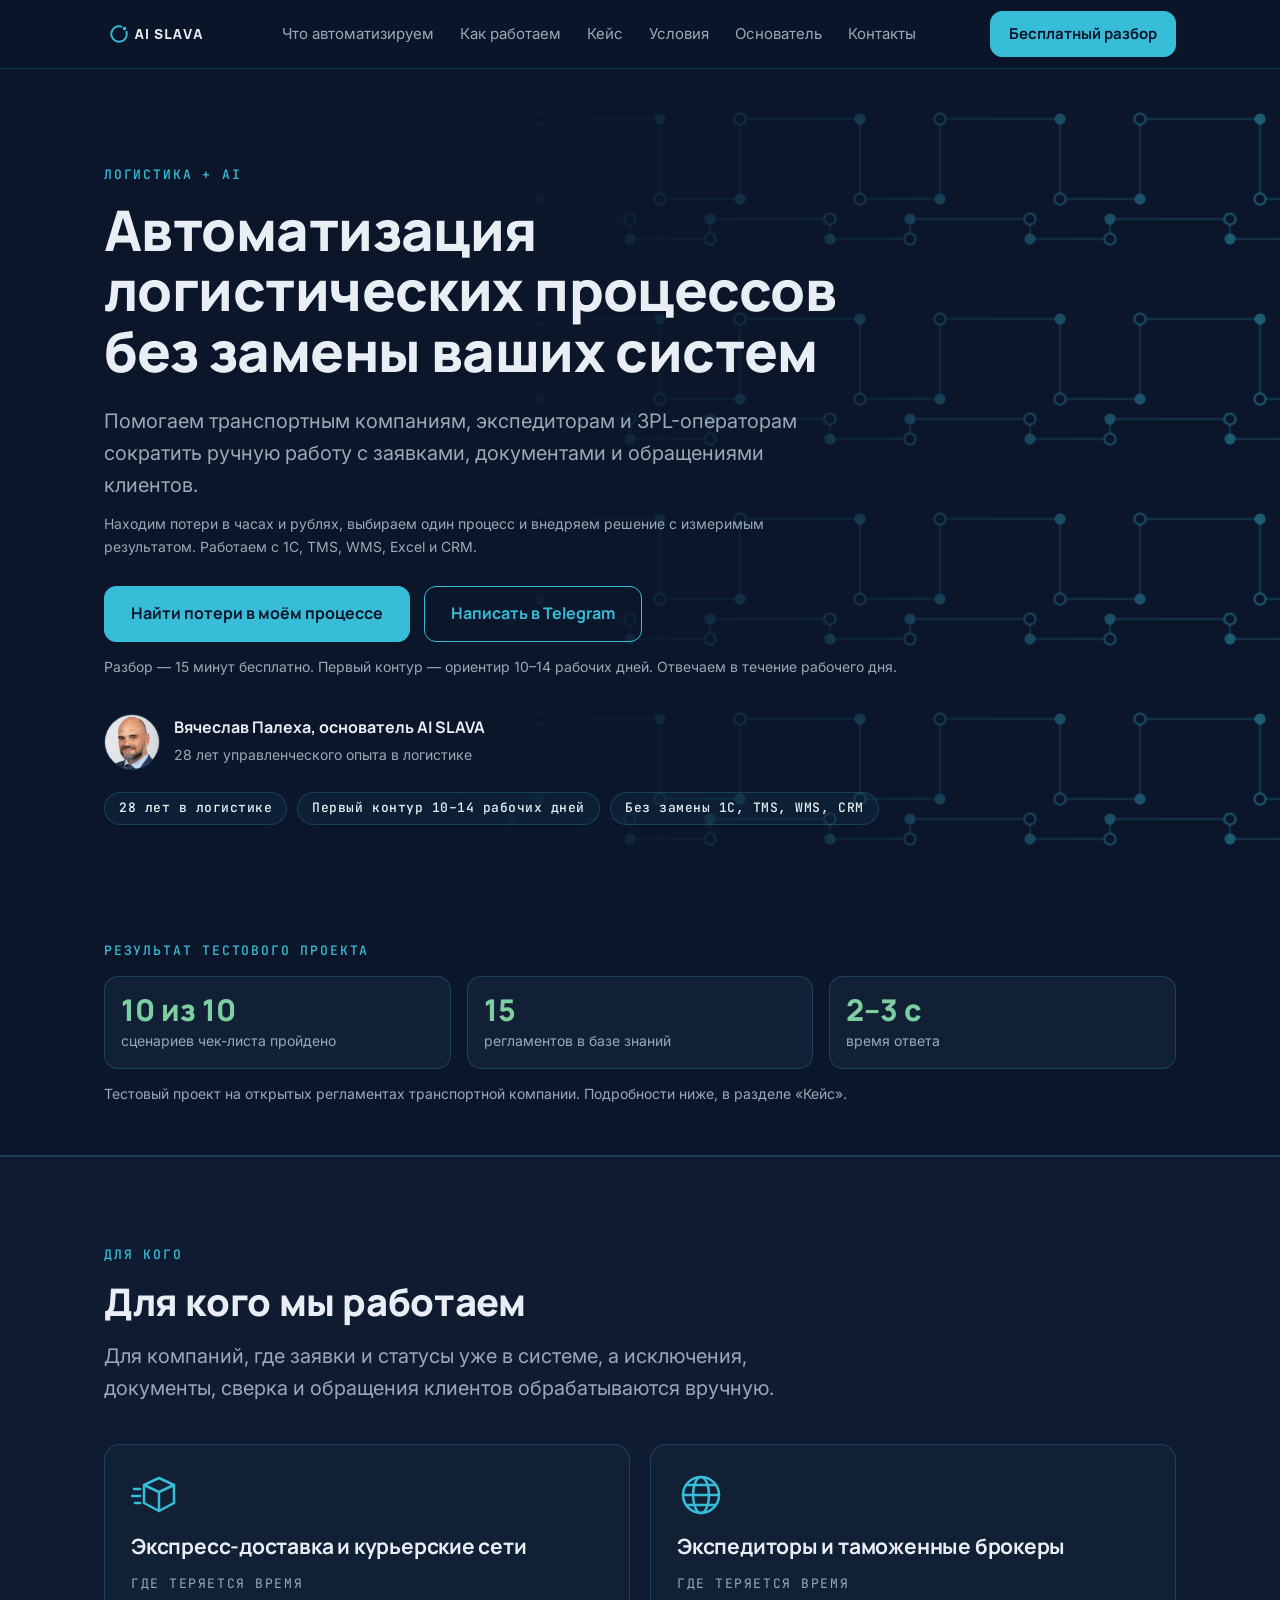
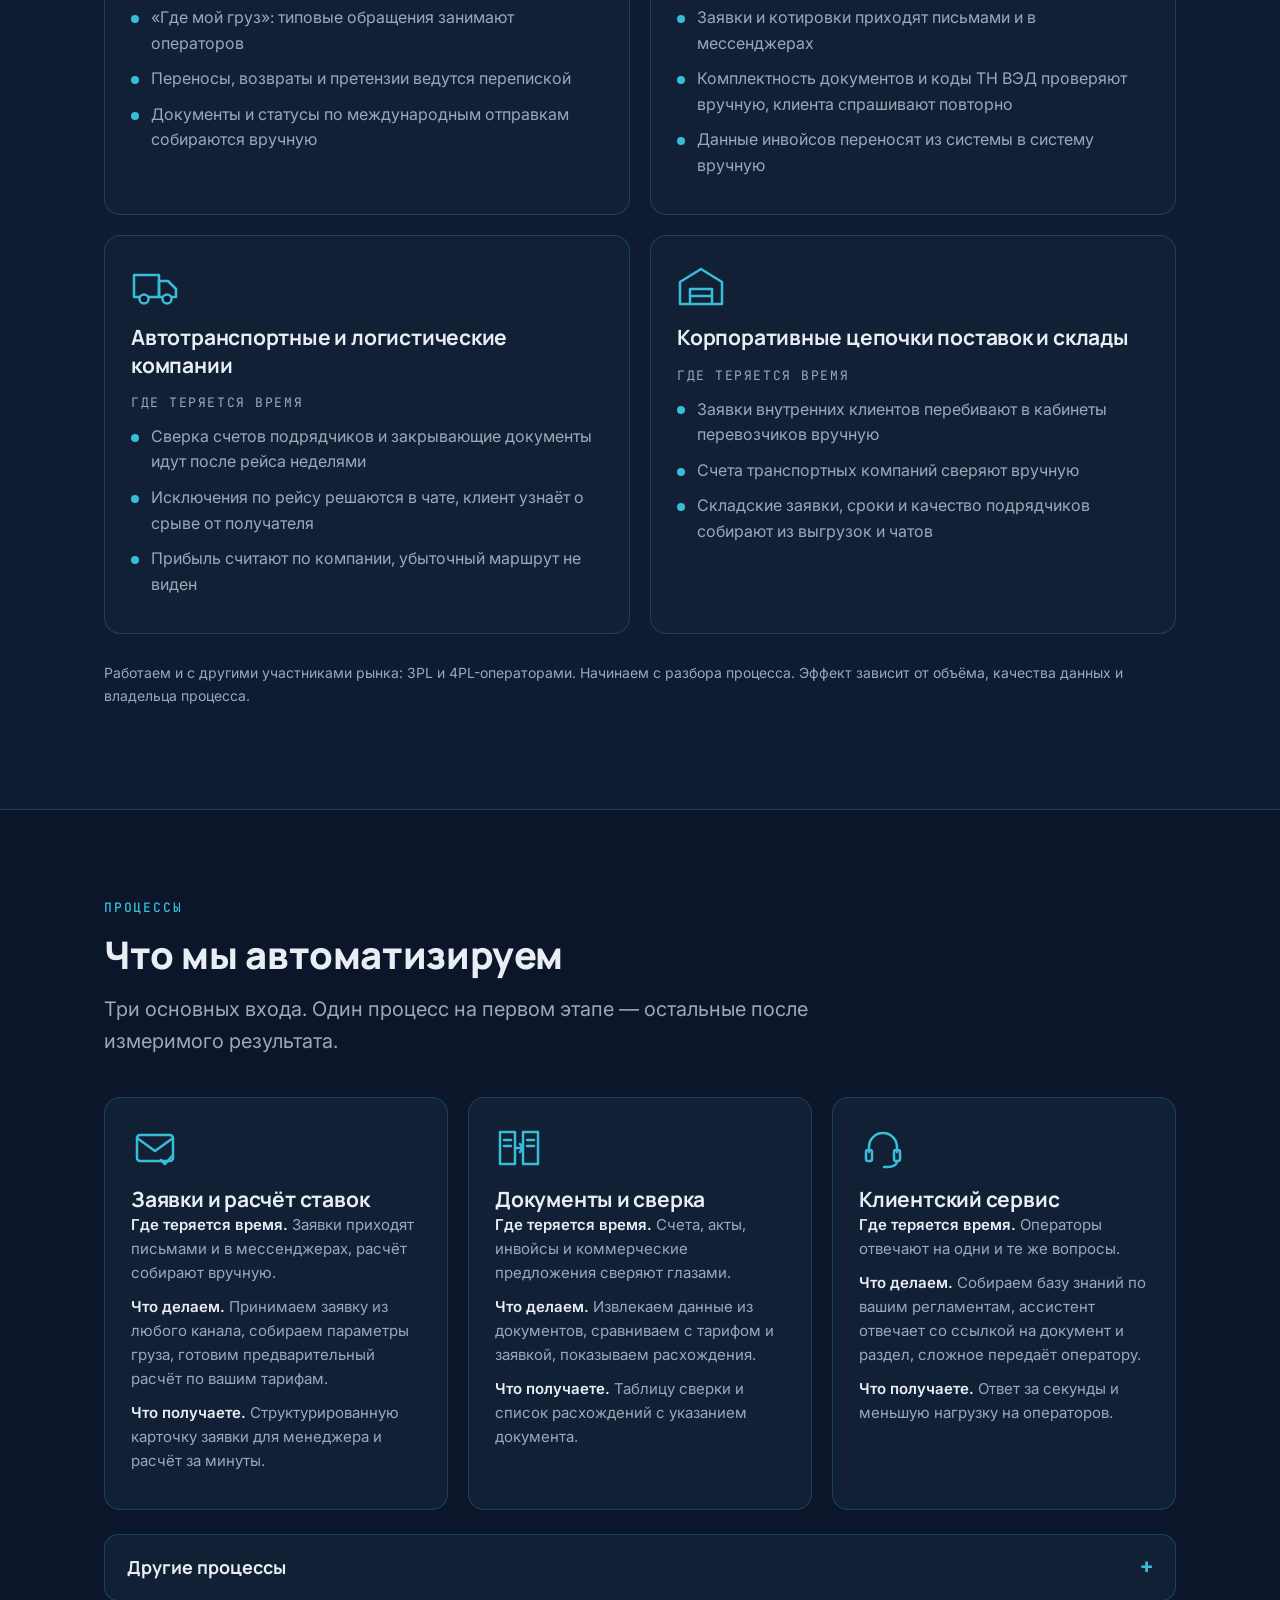
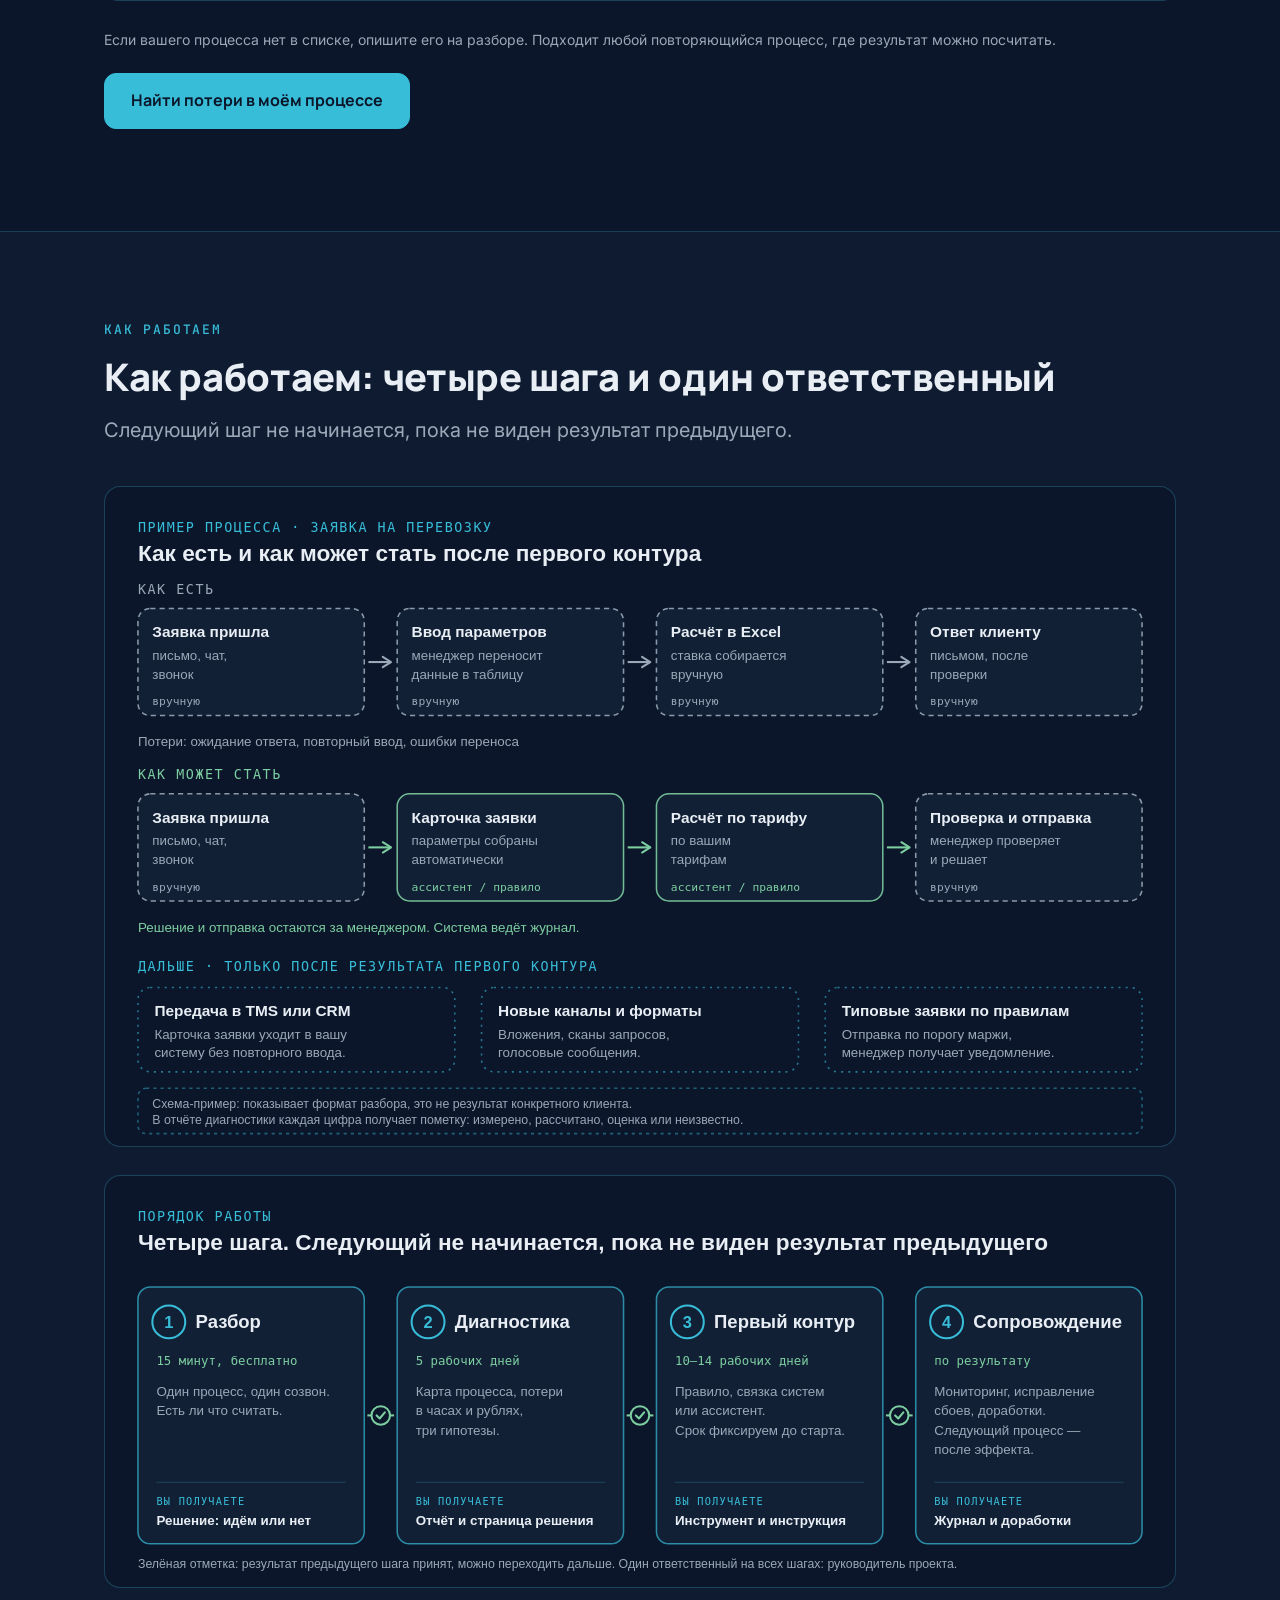
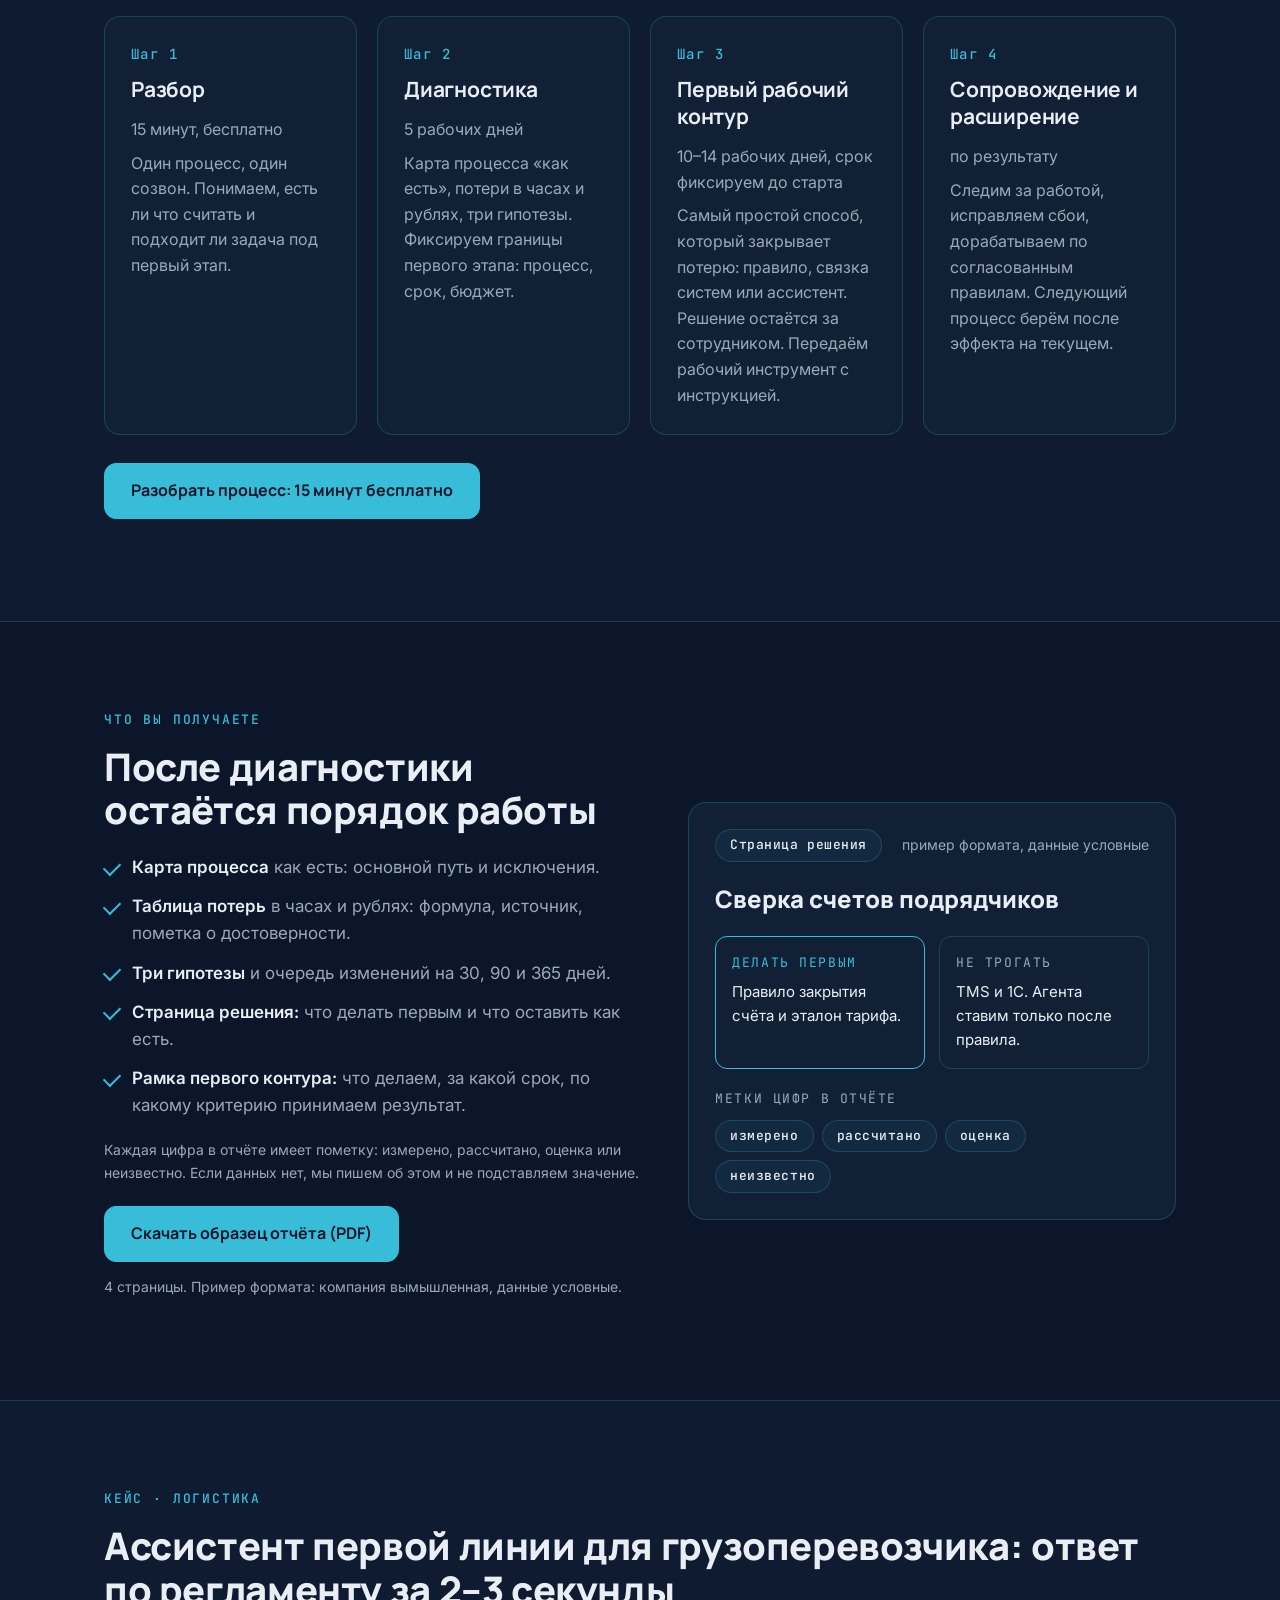
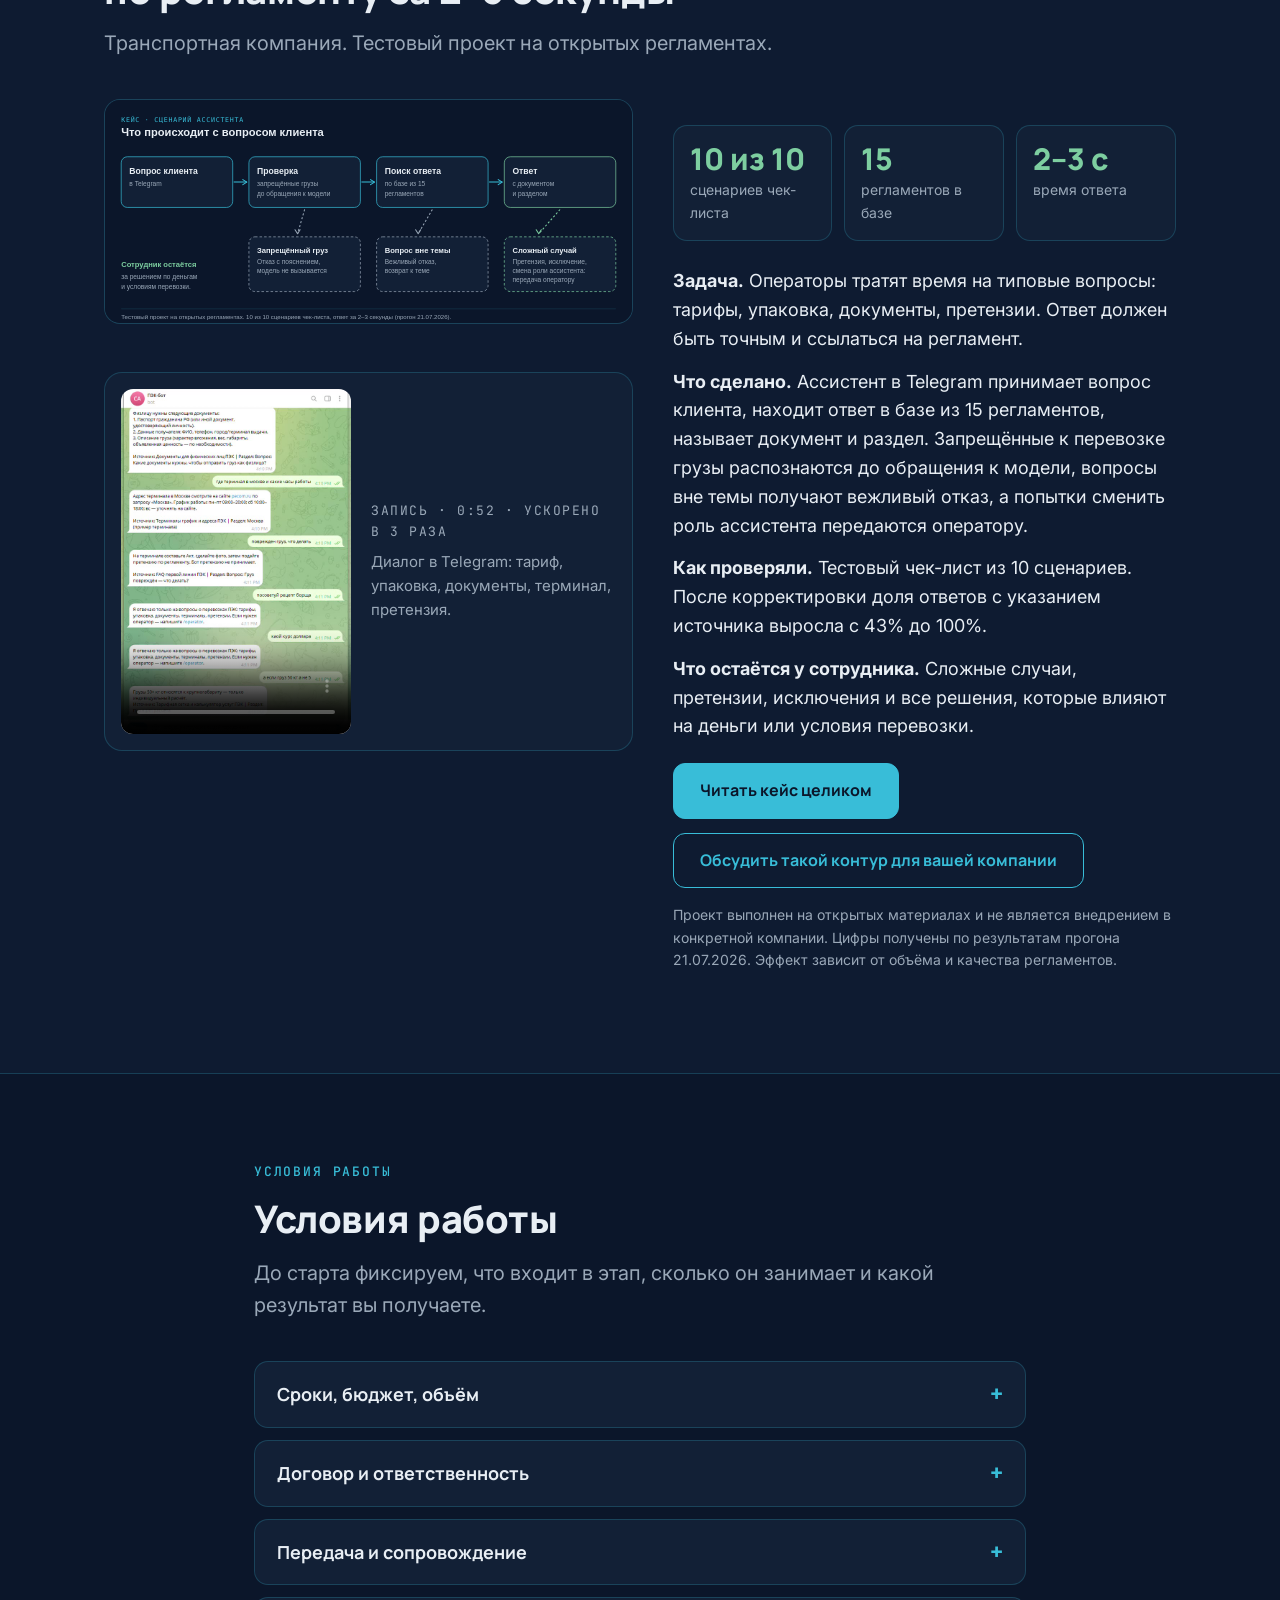
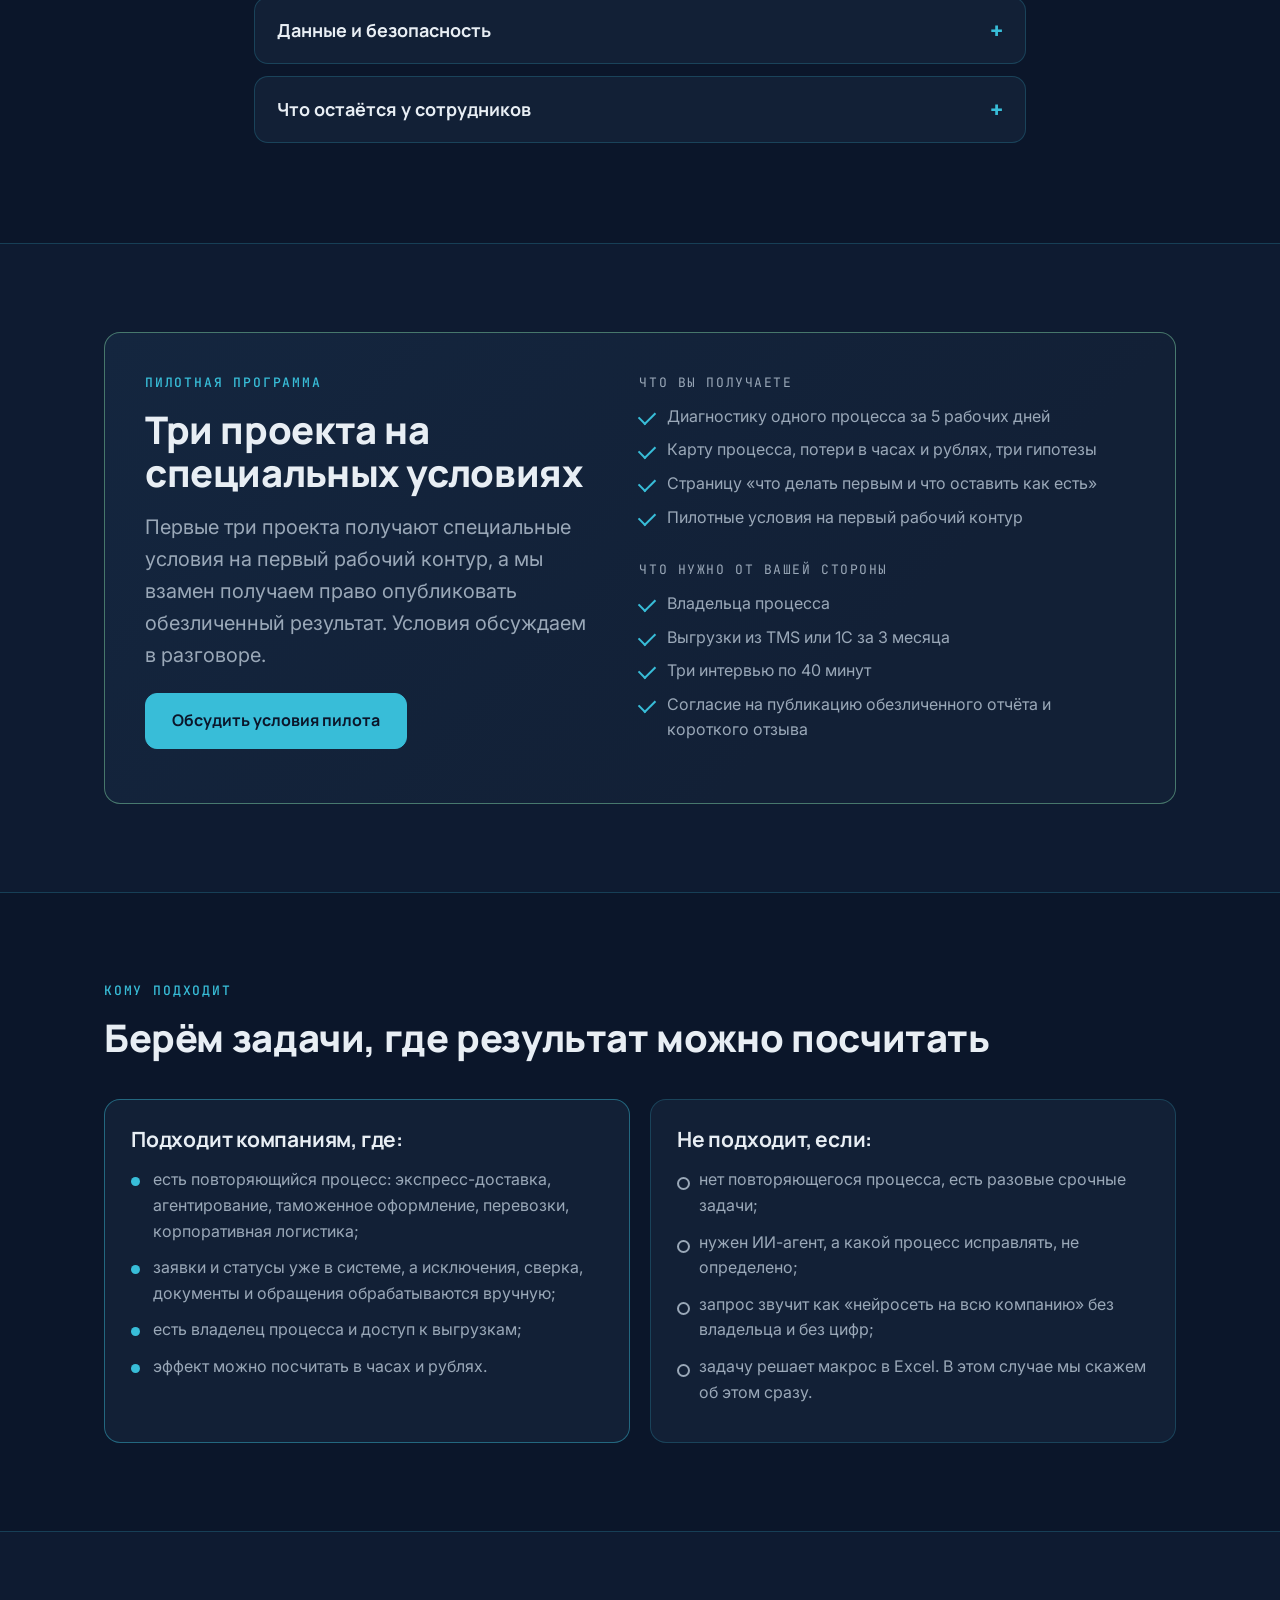
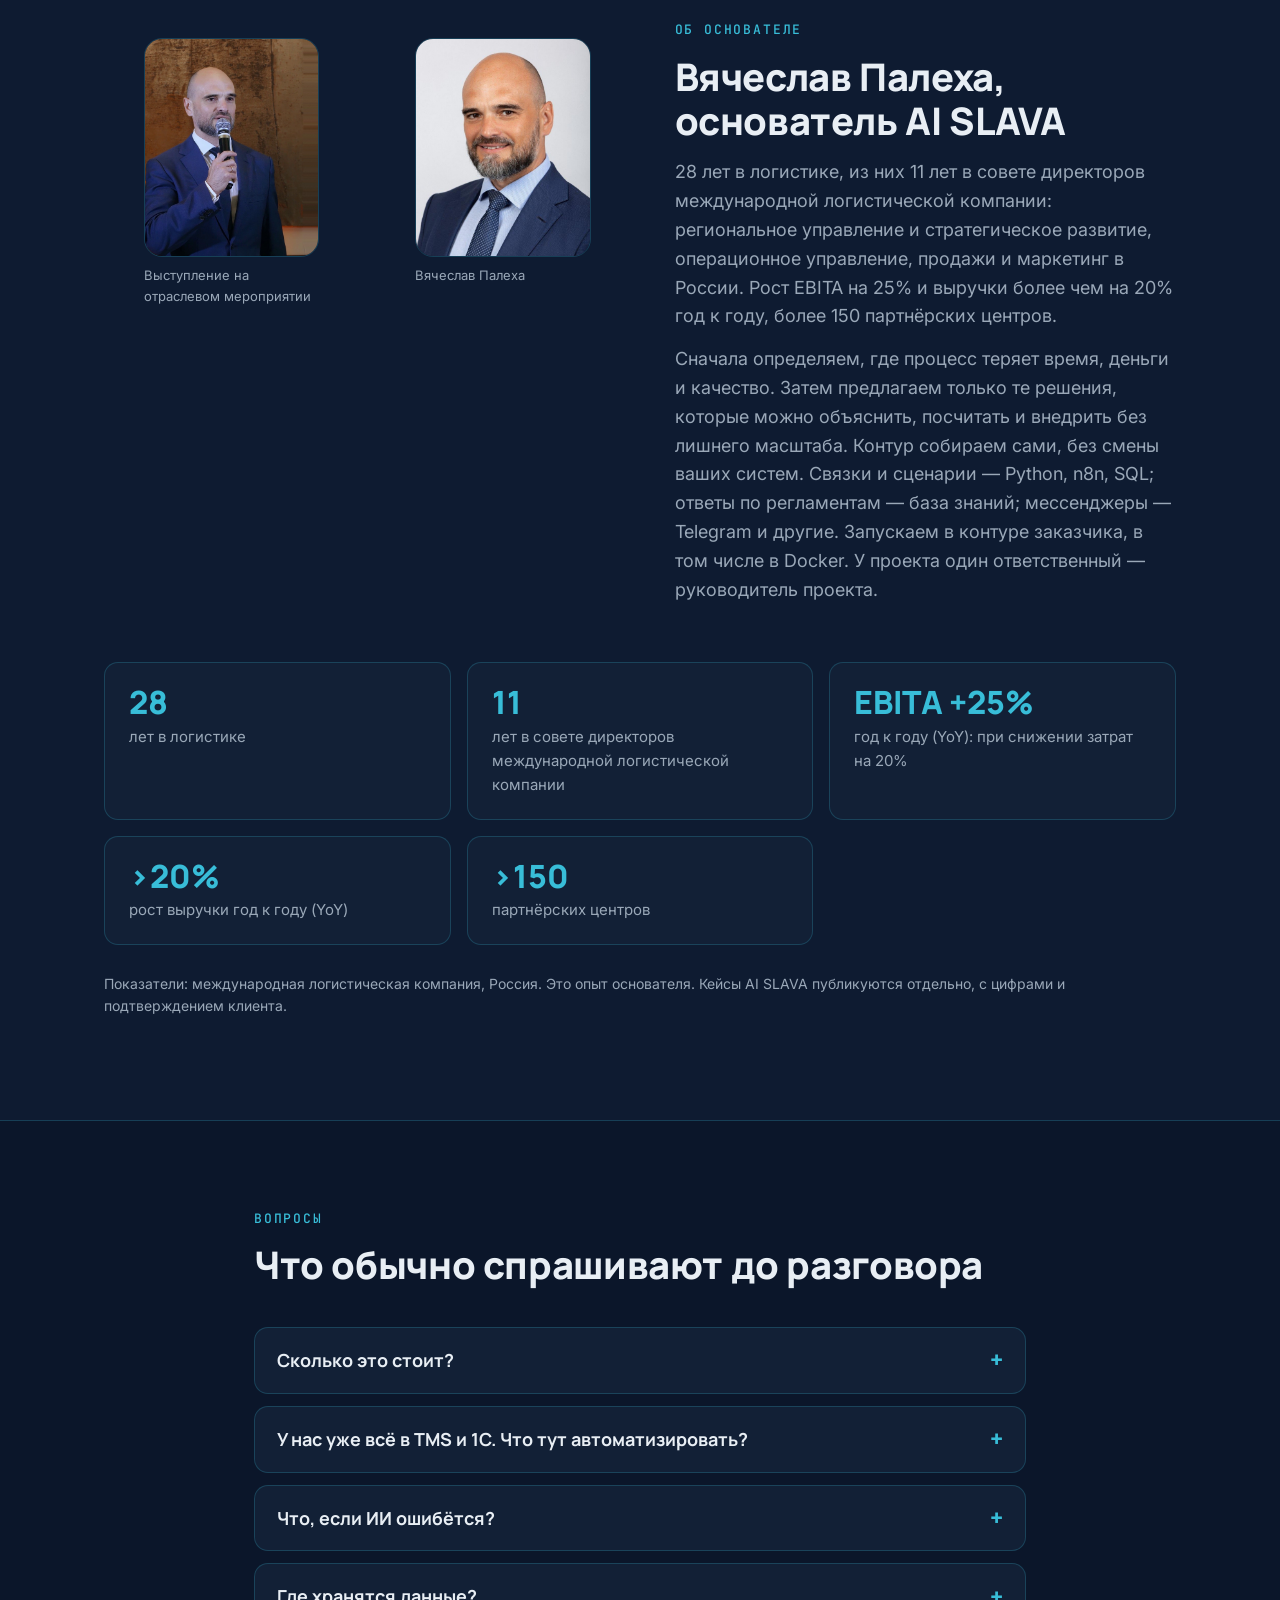
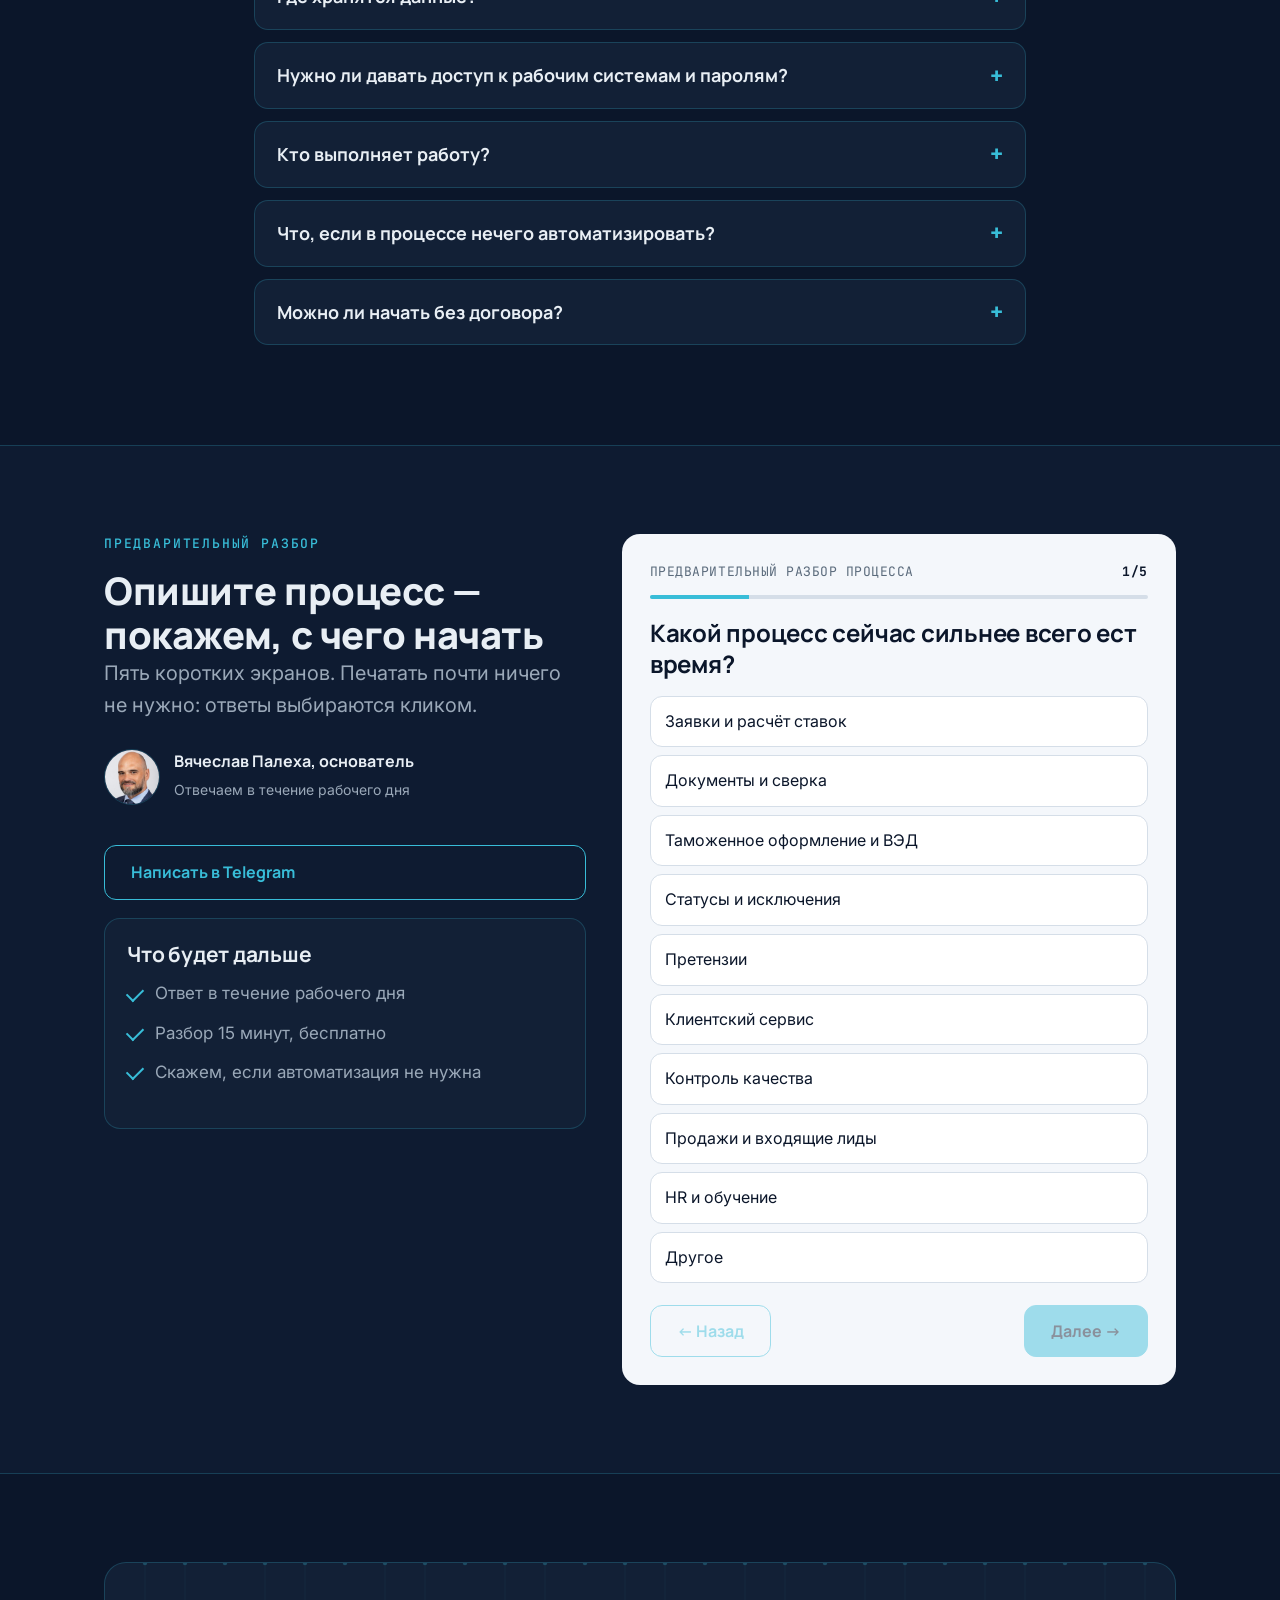
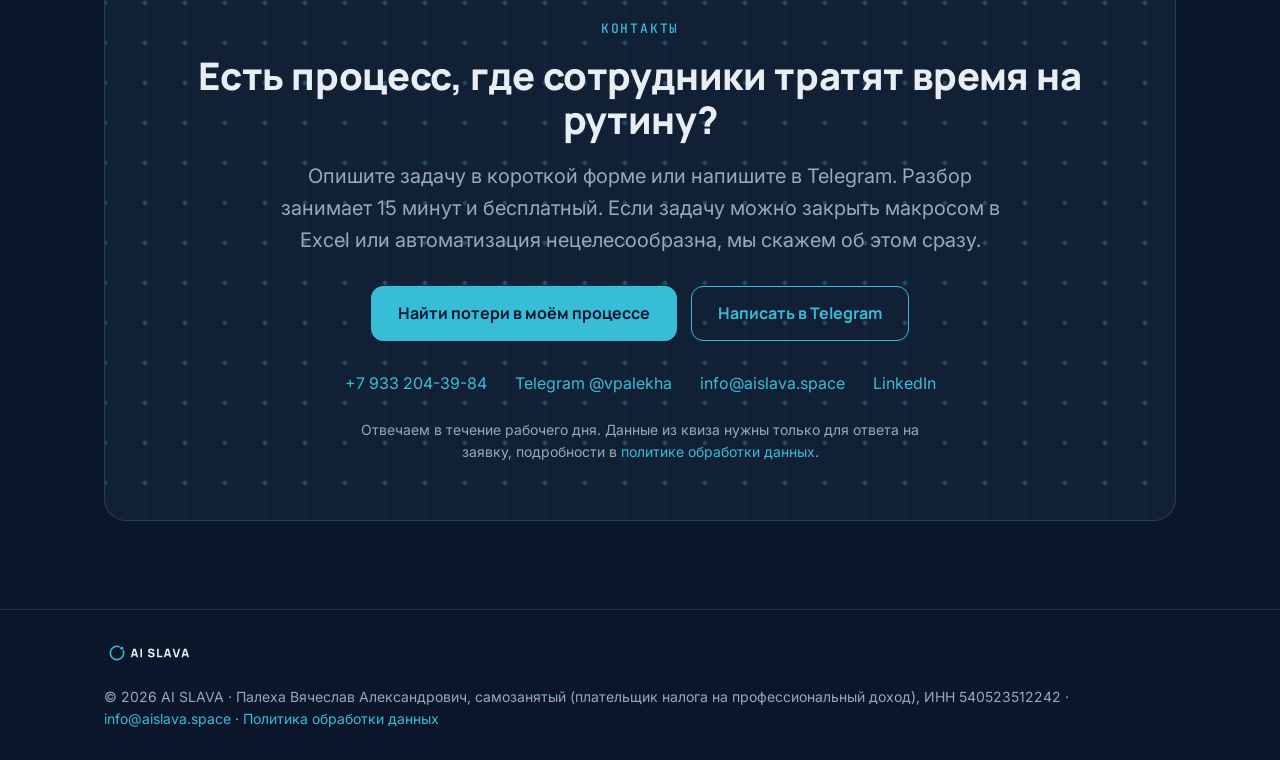
<file: index.html>
﻿<!DOCTYPE html>
<html lang="ru">
<head>
  <meta charset="utf-8">
  <meta name="viewport" content="width=device-width, initial-scale=1">
  <title>Автоматизация логистики и AI-агенты — AI SLAVA</title>
  <meta name="description" content="Автоматизируем заявки, документы и клиентский сервис в логистике. Интеграции с 1С, TMS, WMS и CRM. Диагностика процессов и внедрение AI-решений.">
  <meta name="theme-color" content="#0B162A">
  <meta name="robots" content="index, follow">
  <meta http-equiv="Content-Security-Policy" content="frame-ancestors 'none'">
  <script>if (window.top !== window.self) { try { window.top.location = window.self.location; } catch (e) {} }</script>
  <link rel="canonical" href="https://aislava.space/">

  <meta property="og:type" content="website">
  <meta property="og:locale" content="ru_RU">
  <meta property="og:site_name" content="AI SLAVA">
  <meta property="og:url" content="https://aislava.space/">
  <meta property="og:title" content="Автоматизация логистики и AI-агенты — AI SLAVA">
  <meta property="og:description" content="Автоматизируем заявки, документы и клиентский сервис в логистике без замены ваших систем.">
  <meta property="og:image" content="https://aislava.space/assets/og-image.png">
  <meta property="og:image:width" content="1200">
  <meta property="og:image:height" content="630">
  <meta property="og:image:alt" content="AI SLAVA: AI-автоматизация процессов в логистике">
  <meta name="twitter:card" content="summary_large_image">
  <meta name="twitter:title" content="Автоматизация логистики и AI-агенты — AI SLAVA">
  <meta name="twitter:description" content="Автоматизируем заявки, документы и клиентский сервис в логистике.">
  <meta name="twitter:image" content="https://aislava.space/assets/og-image.png">

  <link rel="icon" href="assets/logo/ai-slava-mark-on-dark.svg" type="image/svg+xml">
  <link rel="preload" href="fonts/Manrope.woff2" as="font" type="font/woff2" crossorigin>
  <link rel="preload" href="fonts/Inter.woff2" as="font" type="font/woff2" crossorigin>
  <link rel="stylesheet" href="styles.css">
  <script src="metrika.js"></script>

  <script type="application/ld+json">
  {
    "@context": "https://schema.org",
    "@graph": [
      {
        "@type": "Organization",
        "@id": "https://aislava.space/#org",
        "name": "AI SLAVA",
        "url": "https://aislava.space/",
        "logo": "https://aislava.space/assets/logo/ai-slava-mark-on-dark.svg",
        "description": "AI-автоматизация процессов в логистике: диагностика, рабочий контур, сопровождение.",
        "founder": { "@id": "https://aislava.space/#founder" },
        "areaServed": "RU",
        "telephone": "+79332043984",
        "knowsAbout": ["AI-автоматизация", "логистика", "диагностика процессов", "ИИ-ассистенты"]
      },
      {
        "@type": "Person",
        "@id": "https://aislava.space/#founder",
        "name": "Вячеслав Палеха",
        "jobTitle": "Основатель AI SLAVA",
        "image": "https://aislava.space/assets/founder-portrait.jpg",
        "worksFor": { "@id": "https://aislava.space/#org" },
        "sameAs": ["https://www.linkedin.com/in/vyacheslav-palekha"]
      }
    ]
  }
  </script>
</head>
<body>

<header class="header">
  <div class="wrap header-inner">
    <a class="brand" href="#top"><img src="assets/logo/ai-slava-horizontal-on-dark.svg" alt="AI SLAVA"></a>
    <button class="nav-toggle" type="button" aria-expanded="false" aria-controls="site-nav" aria-label="Открыть меню">
      <span></span><span></span><span></span>
    </button>
    <nav class="nav" id="site-nav" aria-label="Разделы сайта">
      <a href="#automate">Что автоматизируем</a>
      <a href="#process">Как работаем</a>
      <a href="#case">Кейс</a>
      <a href="#terms">Условия</a>
      <a href="#about">Основатель</a>
      <a href="#contacts">Контакты</a>
    </nav>
    <a class="btn" href="#quiz" data-track="cta_click" data-track-label="header">Бесплатный разбор</a>
  </div>
</header>

<main id="top">

  <section class="hero">
    <div class="wrap">
      <p class="kicker">Логистика + AI</p>
      <h1>Автоматизация логистических процессов без замены ваших систем</h1>
      <p class="lead">Помогаем транспортным компаниям, экспедиторам и 3PL-операторам сократить ручную работу с заявками, документами и обращениями клиентов.</p>
      <p class="fine hero-scope">Находим потери в часах и рублях, выбираем один процесс и внедряем решение с измеримым результатом. Работаем с 1С, TMS, WMS, Excel и CRM.</p>
      <div class="hero-actions">
        <a class="btn" href="#quiz" data-track="cta_click" data-track-label="hero_primary">Найти потери в моём процессе</a>
        <a class="btn ghost" href="https://t.me/vpalekha" target="_blank" rel="noopener" data-track="telegram_click">Написать в Telegram</a>
      </div>
      <p class="fine hero-note">Разбор — 15 минут бесплатно. Первый контур — ориентир 10–14 рабочих дней. Отвечаем в течение рабочего дня.</p>
      <div class="hero-founder">
        <img src="assets/founder-avatar.jpg" alt="Вячеслав Палеха" width="56" height="56">
        <div>
          <b>Вячеслав Палеха, основатель AI SLAVA</b>
          <span>28 лет управленческого опыта в логистике</span>
        </div>
      </div>
      <div class="chips">
        <span class="tag">28 лет в логистике</span>
        <span class="tag">Первый контур 10–14 рабочих дней</span>
        <span class="tag">Без замены 1С, TMS, WMS, CRM</span>
      </div>
    </div>
  </section>

  <section class="proof" aria-label="Результат тестового проекта">
    <div class="wrap">
      <p class="kicker">Результат тестового проекта</p>
      <div class="proof-grid">
        <div class="stat"><b>10 из 10</b><span>сценариев чек-листа пройдено</span></div>
        <div class="stat"><b>15</b><span>регламентов в базе знаний</span></div>
        <div class="stat"><b>2–3 с</b><span>время ответа</span></div>
      </div>
      <p class="fine">Тестовый проект на открытых регламентах транспортной компании. Подробности ниже, в разделе «Кейс».</p>
    </div>
  </section>

  <section class="section alt" id="segments">
    <div class="wrap">
      <div class="section-head">
        <p class="kicker">Для кого</p>
        <h2>Для кого мы работаем</h2>
        <p class="lead" style="margin-top:16px">Для компаний, где заявки и статусы уже в системе, а исключения, документы, сверка и обращения клиентов обрабатываются вручную.</p>
      </div>
      <div class="seg-grid">
        <article class="card seg">
          <img src="assets/icons/s1-ekspress.svg" alt="" width="48" height="48">
          <h3>Экспресс-доставка и курьерские сети</h3>
          <p class="mock-label">Где теряется время</p>
          <ul>
            <li>«Где мой груз»: типовые обращения занимают операторов</li>
            <li>Переносы, возвраты и претензии ведутся перепиской</li>
            <li>Документы и статусы по международным отправкам собираются вручную</li>
          </ul>
        </article>
        <article class="card seg">
          <img src="assets/icons/s2-ekspeditory.svg" alt="" width="48" height="48">
          <h3>Экспедиторы и таможенные брокеры</h3>
          <p class="mock-label">Где теряется время</p>
          <ul>
            <li>Заявки и котировки приходят письмами и в мессенджерах</li>
            <li>Комплектность документов и коды ТН ВЭД проверяют вручную, клиента спрашивают повторно</li>
            <li>Данные инвойсов переносят из системы в систему вручную</li>
          </ul>
        </article>
        <article class="card seg">
          <img src="assets/icons/s3-avtotransport.svg" alt="" width="48" height="48">
          <h3>Автотранспортные и логистические компании</h3>
          <p class="mock-label">Где теряется время</p>
          <ul>
            <li>Сверка счетов подрядчиков и закрывающие документы идут после рейса неделями</li>
            <li>Исключения по рейсу решаются в чате, клиент узнаёт о срыве от получателя</li>
            <li>Прибыль считают по компании, убыточный маршрут не виден</li>
          </ul>
        </article>
        <article class="card seg">
          <img src="assets/icons/s4-supply-chain.svg" alt="" width="48" height="48">
          <h3>Корпоративные цепочки поставок и склады</h3>
          <p class="mock-label">Где теряется время</p>
          <ul>
            <li>Заявки внутренних клиентов перебивают в кабинеты перевозчиков вручную</li>
            <li>Счета транспортных компаний сверяют вручную</li>
            <li>Складские заявки, сроки и качество подрядчиков собирают из выгрузок и чатов</li>
          </ul>
        </article>
      </div>
      <p class="fine note">Работаем и с другими участниками рынка: 3PL и 4PL-операторами. Начинаем с разбора процесса. Эффект зависит от объёма, качества данных и владельца процесса.</p>
    </div>
  </section>

  <section class="section" id="automate">
    <div class="wrap">
      <div class="section-head">
        <p class="kicker">Процессы</p>
        <h2>Что мы автоматизируем</h2>
        <p class="lead" style="margin-top:16px">Три основных входа. Один процесс на первом этапе — остальные после измеримого результата.</p>
      </div>
      <div class="auto-grid">
        <article class="card auto">
          <img src="assets/icons/c1-zayavki.svg" alt="" width="48" height="48">
          <h3>Заявки и расчёт ставок</h3>
          <p><b>Где теряется время.</b> Заявки приходят письмами и в мессенджерах, расчёт собирают вручную.</p>
          <p><b>Что делаем.</b> Принимаем заявку из любого канала, собираем параметры груза, готовим предварительный расчёт по вашим тарифам.</p>
          <p><b>Что получаете.</b> Структурированную карточку заявки для менеджера и расчёт за минуты.</p>
        </article>
        <article class="card auto">
          <img src="assets/icons/c2-dokumenty.svg" alt="" width="48" height="48">
          <h3>Документы и сверка</h3>
          <p><b>Где теряется время.</b> Счета, акты, инвойсы и коммерческие предложения сверяют глазами.</p>
          <p><b>Что делаем.</b> Извлекаем данные из документов, сравниваем с тарифом и заявкой, показываем расхождения.</p>
          <p><b>Что получаете.</b> Таблицу сверки и список расхождений с указанием документа.</p>
        </article>
        <article class="card auto">
          <img src="assets/icons/c6-klientskiy-servis.svg" alt="" width="48" height="48">
          <h3>Клиентский сервис</h3>
          <p><b>Где теряется время.</b> Операторы отвечают на одни и те же вопросы.</p>
          <p><b>Что делаем.</b> Собираем базу знаний по вашим регламентам, ассистент отвечает со ссылкой на документ и раздел, сложное передаёт оператору.</p>
          <p><b>Что получаете.</b> Ответ за секунды и меньшую нагрузку на операторов.</p>
        </article>
      </div>

      <details class="acc auto-more">
        <summary>Другие процессы</summary>
        <div class="auto-more-grid">
          <article class="card auto compact">
            <img src="assets/icons/c3-tamozhnya.svg" alt="" width="40" height="40">
            <h3>Таможенное оформление и ВЭД</h3>
            <p>Комплектность пакета, извлечение данных из инвойсов, варианты кодов ТН ВЭД для проверки декларантом.</p>
          </article>
          <article class="card auto compact">
            <img src="assets/icons/c4-statusy.svg" alt="" width="40" height="40">
            <h3>Статусы и исключения</h3>
            <p>Ответы по статусам из ваших систем, уведомления о задержке, правила эскалации срывов.</p>
          </article>
          <article class="card auto compact">
            <img src="assets/icons/c5-pretenzii.svg" alt="" width="40" height="40">
            <h3>Претензии и рекламации</h3>
            <p>Пакет по чек-листу, хронология по документам, черновик ответа. Подписывает юрист.</p>
          </article>
          <article class="card auto compact">
            <img src="assets/icons/c7-kontrol-kachestva.svg" alt="" width="40" height="40">
            <h3>Контроль качества</h3>
            <p>Расшифровка звонка или встречи, оценка по чек-листу, отчёт без прослушивания целиком.</p>
          </article>
          <article class="card auto compact">
            <img src="assets/icons/c8-prodazhi.svg" alt="" width="40" height="40">
            <h3>Продажи и входящие лиды</h3>
            <p>Сбор данных в диалоге, оценка заявки, единая очередь с приоритетом в вашей CRM.</p>
          </article>
          <article class="card auto compact">
            <img src="assets/icons/c9-hr-obuchenie.svg" alt="" width="40" height="40">
            <h3>HR и обучение</h3>
            <p>Наставник по регламентам, проверка знаний, быстрый ввод новичка в должность.</p>
          </article>
        </div>
      </details>

      <p class="fine note">Если вашего процесса нет в списке, опишите его на разборе. Подходит любой повторяющийся процесс, где результат можно посчитать.</p>
      <p style="margin-top:22px"><a class="btn" href="#quiz" data-track="cta_click" data-track-label="automate">Найти потери в моём процессе</a></p>
    </div>
  </section>

  <section class="section alt" id="process">
    <div class="wrap">
      <div class="section-head">
        <p class="kicker">Как работаем</p>
        <h2>Как работаем: четыре шага и один ответственный</h2>
        <p class="lead" style="margin-top:16px">Следующий шаг не начинается, пока не виден результат предыдущего.</p>
      </div>
      <figure class="scheme">
        <img src="assets/schemes/scheme-1-process-asis-tobe.svg" alt="Пример процесса заявки: как есть и как может стать после первого контура" width="1040" height="640" loading="lazy">
      </figure>
      <figure class="scheme">
        <img src="assets/schemes/scheme-2-four-steps.svg" alt="Четыре шага: разбор, диагностика, первый контур, сопровождение" width="1040" height="400" loading="lazy">
      </figure>
      <div class="steps">
        <article class="card step">
          <div class="num">Шаг 1</div>
          <h3>Разбор</h3>
          <p class="when">15 минут, бесплатно</p>
          <p>Один процесс, один созвон. Понимаем, есть ли что считать и подходит ли задача под первый этап.</p>
        </article>
        <article class="card step">
          <div class="num">Шаг 2</div>
          <h3>Диагностика</h3>
          <p class="when">5 рабочих дней</p>
          <p>Карта процесса «как есть», потери в часах и рублях, три гипотезы. Фиксируем границы первого этапа: процесс, срок, бюджет.</p>
        </article>
        <article class="card step">
          <div class="num">Шаг 3</div>
          <h3>Первый рабочий контур</h3>
          <p class="when">10–14 рабочих дней, срок фиксируем до старта</p>
          <p>Самый простой способ, который закрывает потерю: правило, связка систем или ассистент. Решение остаётся за сотрудником. Передаём рабочий инструмент с инструкцией.</p>
        </article>
        <article class="card step">
          <div class="num">Шаг 4</div>
          <h3>Сопровождение и расширение</h3>
          <p class="when">по результату</p>
          <p>Следим за работой, исправляем сбои, дорабатываем по согласованным правилам. Следующий процесс берём после эффекта на текущем.</p>
        </article>
      </div>
      <p style="margin-top:28px"><a class="btn" href="#quiz">Разобрать процесс: 15 минут бесплатно</a></p>
    </div>
  </section>

  <section class="section" id="deliverable">
    <div class="wrap deliver">
      <div>
        <p class="kicker">Что вы получаете</p>
        <h2>После диагностики остаётся порядок работы</h2>
        <ul class="check">
          <li><b>Карта процесса</b> как есть: основной путь и исключения.</li>
          <li><b>Таблица потерь</b> в часах и рублях: формула, источник, пометка о достоверности.</li>
          <li><b>Три гипотезы</b> и очередь изменений на 30, 90 и 365 дней.</li>
          <li><b>Страница решения:</b> что делать первым и что оставить как есть.</li>
          <li><b>Рамка первого контура:</b> что делаем, за какой срок, по какому критерию принимаем результат.</li>
        </ul>
        <p class="fine">Каждая цифра в отчёте имеет пометку: измерено, рассчитано, оценка или неизвестно. Если данных нет, мы пишем об этом и не подставляем значение.</p>
        <p style="margin-top:22px"><a class="btn" href="assets/AI-SLAVA_obrazets_otcheta_diagnostiki.pdf" target="_blank" rel="noopener">Скачать образец отчёта (PDF)</a></p>
        <p class="fine" style="margin-top:10px">4 страницы. Пример формата: компания вымышленная, данные условные.</p>
      </div>
      <div>
        <div class="mock" aria-label="Пример формата страницы решения">
          <div class="mock-top"><span class="tag">Страница решения</span><span class="fine">пример формата, данные условные</span></div>
          <div class="mock-title">Сверка счетов подрядчиков</div>
          <div class="mock-cols">
            <div class="mock-col first">
              <div class="mock-label">Делать первым</div>
              <p>Правило закрытия счёта и эталон тарифа.</p>
            </div>
            <div class="mock-col">
              <div class="mock-label">Не трогать</div>
              <p>TMS и 1С. Агента ставим только после правила.</p>
            </div>
          </div>
          <div class="mock-label" style="margin-top:20px">Метки цифр в отчёте</div>
          <div class="labels">
            <span class="tag">измерено</span>
            <span class="tag">рассчитано</span>
            <span class="tag">оценка</span>
            <span class="tag">неизвестно</span>
          </div>
        </div>
      </div>
    </div>
  </section>

  <section class="section alt" id="case">
    <div class="wrap">
      <div class="section-head">
        <p class="kicker">Кейс · Логистика</p>
        <h2 class="h2-case-intro">Ассистент первой линии для грузоперевозчика: ответ по регламенту за 2–3 секунды</h2>
        <p class="lead" style="margin-top:16px">Транспортная компания. Тестовый проект на открытых регламентах.</p>
      </div>
      <div class="case">
        <div class="case-text">
          <div class="case-stats">
            <div class="stat"><b>10 из 10</b><span>сценариев чек-листа</span></div>
            <div class="stat"><b>15</b><span>регламентов в базе</span></div>
            <div class="stat"><b>2–3 с</b><span>время ответа</span></div>
          </div>
          <p><b>Задача.</b> Операторы тратят время на типовые вопросы: тарифы, упаковка, документы, претензии. Ответ должен быть точным и ссылаться на регламент.</p>
          <p><b>Что сделано.</b> Ассистент в Telegram принимает вопрос клиента, находит ответ в базе из 15 регламентов, называет документ и раздел. Запрещённые к перевозке грузы распознаются до обращения к модели, вопросы вне темы получают вежливый отказ, а попытки сменить роль ассистента передаются оператору.</p>
          <p><b>Как проверяли.</b> Тестовый чек-лист из 10 сценариев. После корректировки доля ответов с указанием источника выросла с 43% до 100%.</p>
          <p><b>Что остаётся у сотрудника.</b> Сложные случаи, претензии, исключения и все решения, которые влияют на деньги или условия перевозки.</p>
          <div class="hero-actions" style="margin-top:22px">
            <a class="btn" href="cases/logistics-assistant.html" data-track="case_open">Читать кейс целиком</a>
            <a class="btn ghost" href="#quiz" data-track="cta_click" data-track-label="case">Обсудить такой контур для вашей компании</a>
          </div>
          <p class="fine" style="margin-top:16px">Проект выполнен на открытых материалах и не является внедрением в конкретной компании. Цифры получены по результатам прогона 21.07.2026. Эффект зависит от объёма и качества регламентов.</p>
        </div>
        <div class="case-media">
          <figure class="scheme">
            <img src="assets/schemes/scheme-3-assistant-flow.svg" alt="Сценарий ассистента: вопрос клиента, проверка, поиск по регламентам, ответ или передача оператору" width="1040" height="440" loading="lazy">
          </figure>
          <div class="demo">
            <video controls preload="metadata" playsinline poster="assets/pek-bot-demo-poster.jpg" aria-label="Запись диалога в Telegram">
              <source src="assets/pek-bot-demo.mp4" type="video/mp4">
            </video>
            <div class="demo-text">
              <div class="mock-label">Запись · 0:52 · ускорено в 3 раза</div>
              <p>Диалог в Telegram: тариф, упаковка, документы, терминал, претензия.</p>
            </div>
          </div>
        </div>
      </div>
    </div>
  </section>

  <section class="section" id="terms">
    <div class="wrap narrow">
      <div class="section-head">
        <p class="kicker">Условия работы</p>
        <h2>Условия работы</h2>
        <p class="lead" style="margin-top:16px">До старта фиксируем, что входит в этап, сколько он занимает и какой результат вы получаете.</p>
      </div>
      <details class="acc">
        <summary>Сроки, бюджет, объём</summary>
        <p>Лестница оплаты: бесплатный разбор 15 минут → платная диагностика 5 рабочих дней → отдельный бюджет внедрения первого контура. Стоимость, срок и объём диагностики и внедрения фиксируем до старта. Объём не расширяем без отдельного согласования. То, что не входит в этап, указываем в договоре.</p>
      </details>
      <details class="acc">
        <summary>Договор и ответственность</summary>
        <p>Работаем по договору: фиксируем этап, оплату и результат. У проекта один ответственный: менеджер проекта ведёт задачу от разбора до сдачи и отвечает за срок.</p>
      </details>
      <details class="acc">
        <summary>Передача и сопровождение</summary>
        <p>После запуска вы получаете инструкцию «кто что делает», журнал работы системы и доступы. Сопровождение (мониторинг, исправление сбоев, доработки по правилам) оформляем отдельным этапом.</p>
      </details>
      <details class="acc">
        <summary>Данные и безопасность</summary>
        <p>Для диагностики достаточно выгрузок, логины и пароли рабочих систем не нужны. Если в проекте есть персональные данные, по умолчанию храним их в России и подписываем соглашение о неразглашении. Что передавать, согласуем заранее.</p>
      </details>
      <details class="acc">
        <summary>Что остаётся у сотрудников</summary>
        <p>Юридически значимые действия (ставка клиенту, претензия, платёж, допуск водителя) выполняет человек. ИИ готовит черновик, система ведёт журнал, действие можно отозвать до исполнения.</p>
      </details>
    </div>
  </section>

  <section class="section alt" id="pilot">
    <div class="wrap">
      <div class="pilot card">
        <div>
          <p class="kicker">Пилотная программа</p>
          <h2>Три проекта на специальных условиях</h2>
          <p class="lead" style="margin-top:16px">Первые три проекта получают специальные условия на первый рабочий контур, а мы взамен получаем право опубликовать обезличенный результат. Условия обсуждаем в разговоре.</p>
          <p style="margin-top:22px"><a class="btn" href="#quiz" data-track="cta_click" data-track-label="pilot">Обсудить условия пилота</a></p>
        </div>
        <div class="pilot-cols">
          <div>
            <div class="mock-label">Что вы получаете</div>
            <ul class="check">
              <li>Диагностику одного процесса за 5 рабочих дней</li>
              <li>Карту процесса, потери в часах и рублях, три гипотезы</li>
              <li>Страницу «что делать первым и что оставить как есть»</li>
              <li>Пилотные условия на первый рабочий контур</li>
            </ul>
          </div>
          <div>
            <div class="mock-label">Что нужно от вашей стороны</div>
            <ul class="check">
              <li>Владельца процесса</li>
              <li>Выгрузки из TMS или 1С за 3 месяца</li>
              <li>Три интервью по 40 минут</li>
              <li>Согласие на публикацию обезличенного отчёта и короткого отзыва</li>
            </ul>
          </div>
        </div>
      </div>
    </div>
  </section>

  <section class="section" id="fit">
    <div class="wrap">
      <div class="section-head">
        <p class="kicker">Кому подходит</p>
        <h2>Берём задачи, где результат можно посчитать</h2>
      </div>
      <div class="split">
        <article class="card fit yes">
          <h3>Подходит компаниям, где:</h3>
          <ul>
            <li>есть повторяющийся процесс: экспресс-доставка, агентирование, таможенное оформление, перевозки, корпоративная логистика;</li>
            <li>заявки и статусы уже в системе, а исключения, сверка, документы и обращения обрабатываются вручную;</li>
            <li>есть владелец процесса и доступ к выгрузкам;</li>
            <li>эффект можно посчитать в часах и рублях.</li>
          </ul>
        </article>
        <article class="card fit no">
          <h3>Не подходит, если:</h3>
          <ul>
            <li>нет повторяющегося процесса, есть разовые срочные задачи;</li>
            <li>нужен ИИ-агент, а какой процесс исправлять, не определено;</li>
            <li>запрос звучит как «нейросеть на всю компанию» без владельца и без цифр;</li>
            <li>задачу решает макрос в Excel. В этом случае мы скажем об этом сразу.</li>
          </ul>
        </article>
      </div>
    </div>
  </section>

  <section class="section alt" id="about">
    <div class="wrap">
      <div class="founder">
        <div class="founder-photos">
          <figure>
            <img src="assets/founder-stage.jpg" alt="Вячеслав Палеха выступает на отраслевом мероприятии" width="1111" height="1389" loading="lazy">
            <figcaption>Выступление на отраслевом мероприятии</figcaption>
          </figure>
          <figure>
            <img src="assets/founder-portrait.jpg" alt="Вячеслав Палеха, основатель AI SLAVA" width="1080" height="1349" loading="lazy">
            <figcaption>Вячеслав Палеха</figcaption>
          </figure>
        </div>
        <div>
          <p class="kicker">Об основателе</p>
          <h2>Вячеслав Палеха, основатель AI SLAVA</h2>
          <p class="muted">28 лет в логистике, из них 11 лет в совете директоров международной логистической компании: региональное управление и стратегическое развитие, операционное управление, продажи и маркетинг в России. Рост EBITA на 25% и выручки более чем на 20% год к году, более 150 партнёрских центров.</p>
          <p class="muted">Сначала определяем, где процесс теряет время, деньги и качество. Затем предлагаем только те решения, которые можно объяснить, посчитать и внедрить без лишнего масштаба. Контур собираем сами, без смены ваших систем. Связки и сценарии — Python, n8n, SQL; ответы по регламентам — база знаний; мессенджеры — Telegram и другие. Запускаем в контуре заказчика, в том числе в Docker. У проекта один ответственный — руководитель проекта.</p>
        </div>
      </div>
      <div class="facts">
        <div class="stat"><b>28</b><span>лет в логистике</span></div>
        <div class="stat"><b>11</b><span>лет в совете директоров международной логистической компании</span></div>
        <div class="stat"><b>EBITA +25%</b><span>год к году (YoY): при снижении затрат на 20%</span></div>
        <div class="stat"><b>&gt;20%</b><span>рост выручки год к году (YoY)</span></div>
        <div class="stat"><b>&gt;150</b><span>партнёрских центров</span></div>
      </div>
      <p class="fine note">Показатели: международная логистическая компания, Россия. Это опыт основателя. Кейсы AI SLAVA публикуются отдельно, с цифрами и подтверждением клиента.</p>
    </div>
  </section>

  <section class="section" id="faq">
    <div class="wrap narrow">
      <div class="section-head">
        <p class="kicker">Вопросы</p>
        <h2>Что обычно спрашивают до разговора</h2>
      </div>
      <details class="acc">
        <summary>Сколько это стоит?</summary>
        <p>Разбор на 15 минут бесплатный. Дальше — платная диагностика (5 рабочих дней) и отдельный бюджет внедрения. Стоимость диагностики и первого рабочего контура определяем индивидуально: она зависит от процесса и объёма. Для первых трёх проектов действуют пилотные условия.</p>
      </details>
      <details class="acc">
        <summary>У нас уже всё в TMS и 1С. Что тут автоматизировать?</summary>
        <p>Системы мы не меняем. Работаем с процессом вокруг них: правила, сверка, исключения, документы и обращения. 1С, TMS, WMS, CRM (Битрикс24, amoCRM), ЭДО, Excel и мессенджеры остаются источником данных.</p>
      </details>
      <details class="acc">
        <summary>Что, если ИИ ошибётся?</summary>
        <p>Юридически значимые действия выполняет человек. Система ведёт журнал: что сделала и на каких данных. На старте ассистент готовит черновик и не действует самостоятельно.</p>
      </details>
      <details class="acc">
        <summary>Где хранятся данные?</summary>
        <p>Если в проекте есть персональные данные, по умолчанию храним их в России и подписываем соглашение о неразглашении. Для диагностики достаточно выгрузок. Что передавать, согласуем заранее.</p>
      </details>
      <details class="acc">
        <summary>Нужно ли давать доступ к рабочим системам и паролям?</summary>
        <p>Нет. Для диагностики достаточно выгрузок. Доступ к системам для запуска контура согласуем отдельно и ограничим нужным объёмом.</p>
      </details>
      <details class="acc">
        <summary>Кто выполняет работу?</summary>
        <p>У проекта один ответственный: менеджер проекта ведёт задачу от разбора до сдачи и отвечает за срок. К работе при необходимости привлекаются специалисты студии, состав команды фиксируется в договоре.</p>
      </details>
      <details class="acc">
        <summary>Что, если в процессе нечего автоматизировать?</summary>
        <p>Мы скажем об этом по итогам диагностики. Карта процесса и расчёт потерь остаются у вас независимо от решения.</p>
      </details>
      <details class="acc">
        <summary>Можно ли начать без договора?</summary>
        <p>Разбор на 15 минут бесплатный и без договора. Диагностику и дальнейшие этапы оформляем договором: он фиксирует объём, срок, результат и порядок передачи данных.</p>
      </details>
    </div>
  </section>

  <section class="section alt" id="quiz">
    <div class="wrap quiz-wrap">
      <div class="quiz-intro">
        <p class="kicker">Предварительный разбор</p>
        <h2>Опишите процесс — покажем, с чего начать</h2>
        <p class="lead">Пять коротких экранов. Печатать почти ничего не нужно: ответы выбираются кликом.</p>
        <div class="quiz-side">
          <div class="hero-founder">
            <img src="assets/founder-avatar.jpg" alt="Вячеслав Палеха" width="56" height="56">
            <div>
              <b>Вячеслав Палеха, основатель</b>
              <span>Отвечаем в течение рабочего дня</span>
            </div>
          </div>
          <a class="btn ghost" href="https://t.me/vpalekha" target="_blank" rel="noopener" data-track="telegram_click">Написать в Telegram</a>
          <div class="quiz-next">
            <h3>Что будет дальше</h3>
            <ul class="check">
              <li>Ответ в течение рабочего дня</li>
              <li>Разбор 15 минут, бесплатно</li>
              <li>Скажем, если автоматизация не нужна</li>
            </ul>
          </div>
        </div>
      </div>
      <div id="quiz-app"></div>
    </div>
  </section>

  <section class="section" id="contacts">
    <div class="wrap">
      <div class="cta">
        <p class="kicker">Контакты</p>
        <h2>Есть процесс, где сотрудники тратят время на рутину?</h2>
        <p class="lead">Опишите задачу в короткой форме или напишите в Telegram. Разбор занимает 15 минут и бесплатный. Если задачу можно закрыть макросом в Excel или автоматизация нецелесообразна, мы скажем об этом сразу.</p>
        <div class="cta-actions">
          <a class="btn" href="#quiz" data-track="cta_click" data-track-label="contacts">Найти потери в моём процессе</a>
          <a class="btn ghost" href="https://t.me/vpalekha" target="_blank" rel="noopener" data-track="telegram_click">Написать в Telegram</a>
        </div>
        <div class="contacts">
          <a href="tel:+79332043984">+7 933 204-39-84</a>
          <a href="https://t.me/vpalekha" target="_blank" rel="noopener" data-track="telegram_click">Telegram @vpalekha</a>
          <a href="mailto:info@aislava.space">info@aislava.space</a>
          <a href="https://www.linkedin.com/in/vyacheslav-palekha" target="_blank" rel="noopener">LinkedIn</a>
        </div>
        <p class="fine cta-note">Отвечаем в течение рабочего дня. Данные из квиза нужны только для ответа на заявку, подробности в <a href="privacy.html">политике обработки данных</a>.</p>
      </div>
    </div>
  </section>

</main>

<footer class="footer">
  <div class="wrap footer-inner">
    <img src="assets/logo/ai-slava-horizontal-on-dark.svg" alt="AI SLAVA" width="170" height="26">
    <span>© 2026 AI SLAVA · Палеха Вячеслав Александрович, самозанятый (плательщик налога на профессиональный доход), ИНН 540523512242 · <a href="mailto:info@aislava.space">info@aislava.space</a> · <a href="privacy.html">Политика обработки данных</a></span>
  </div>
</footer>

<script src="site.js" defer></script>
<script src="quiz.js" defer></script>
<noscript><div><img src="https://mc.yandex.ru/watch/114189851" style="position:absolute;left:-9999px" alt=""></div></noscript>
</body>
</html>
</file>
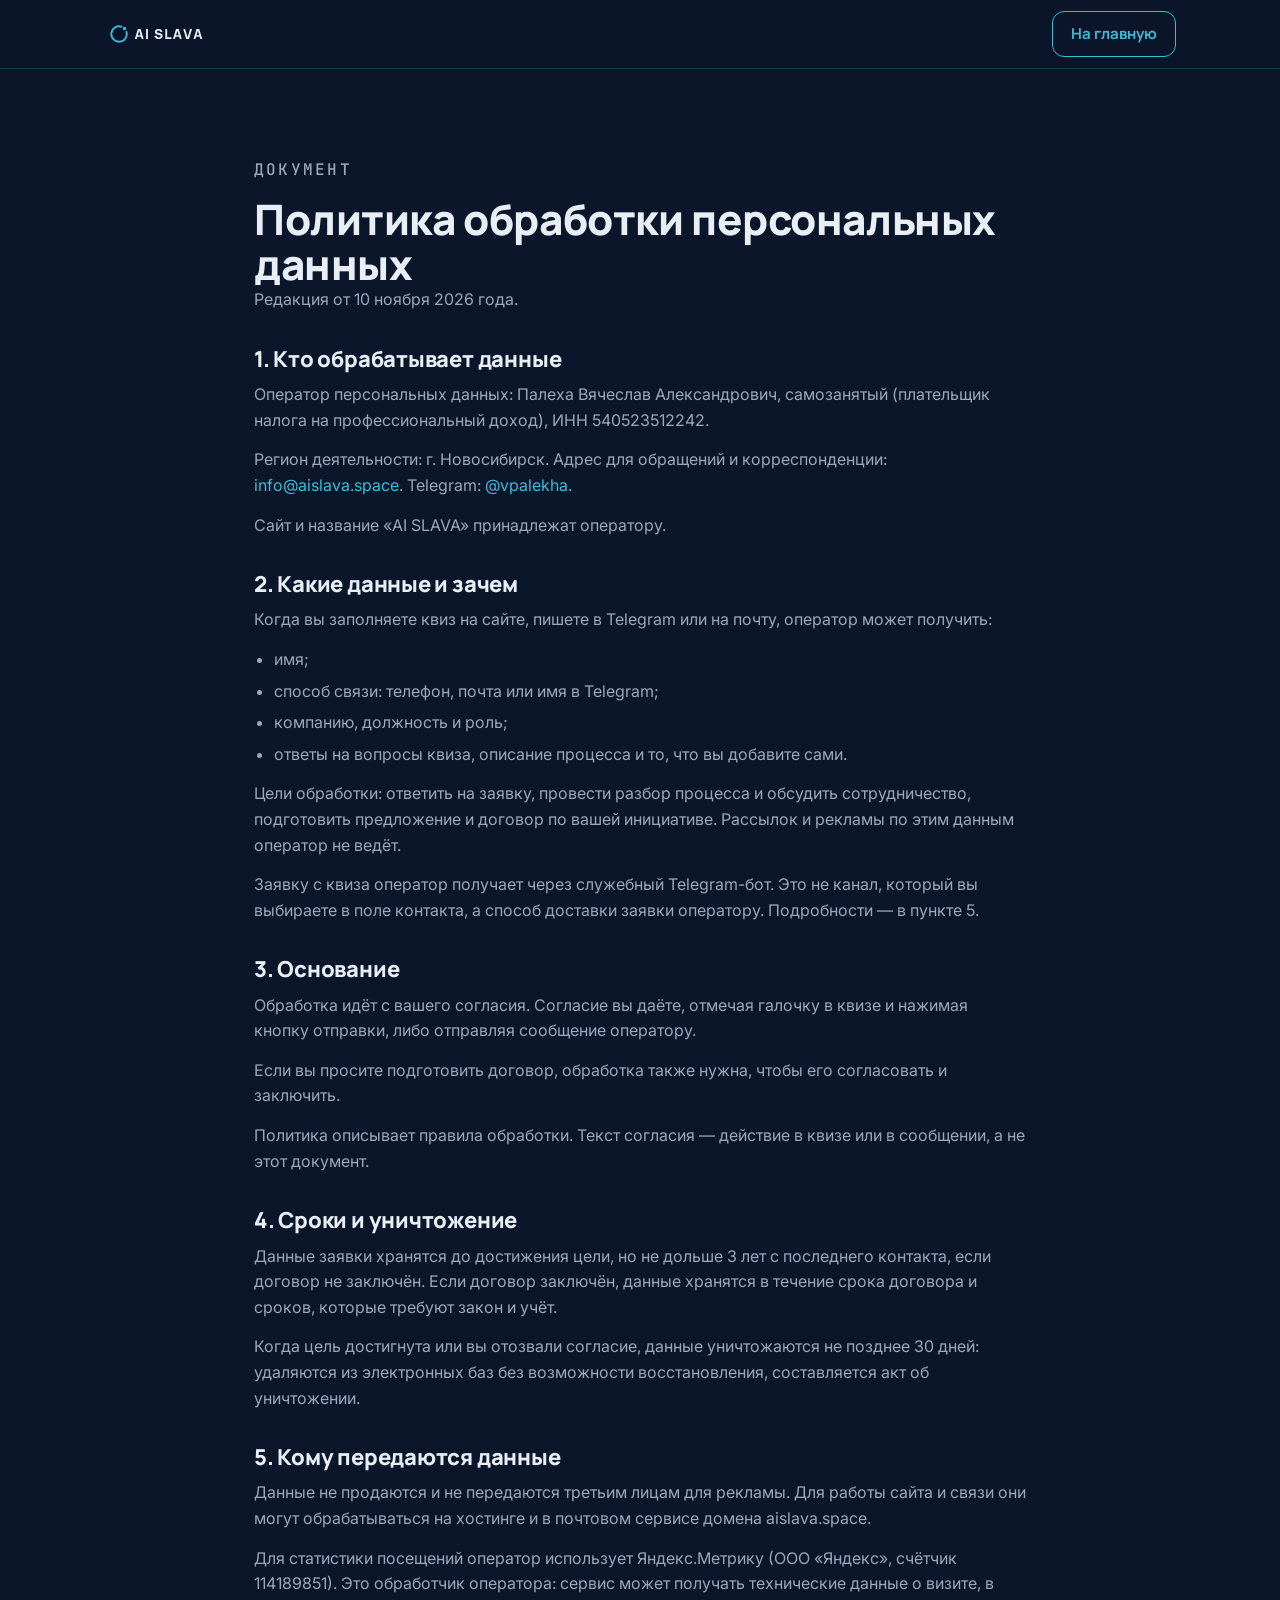
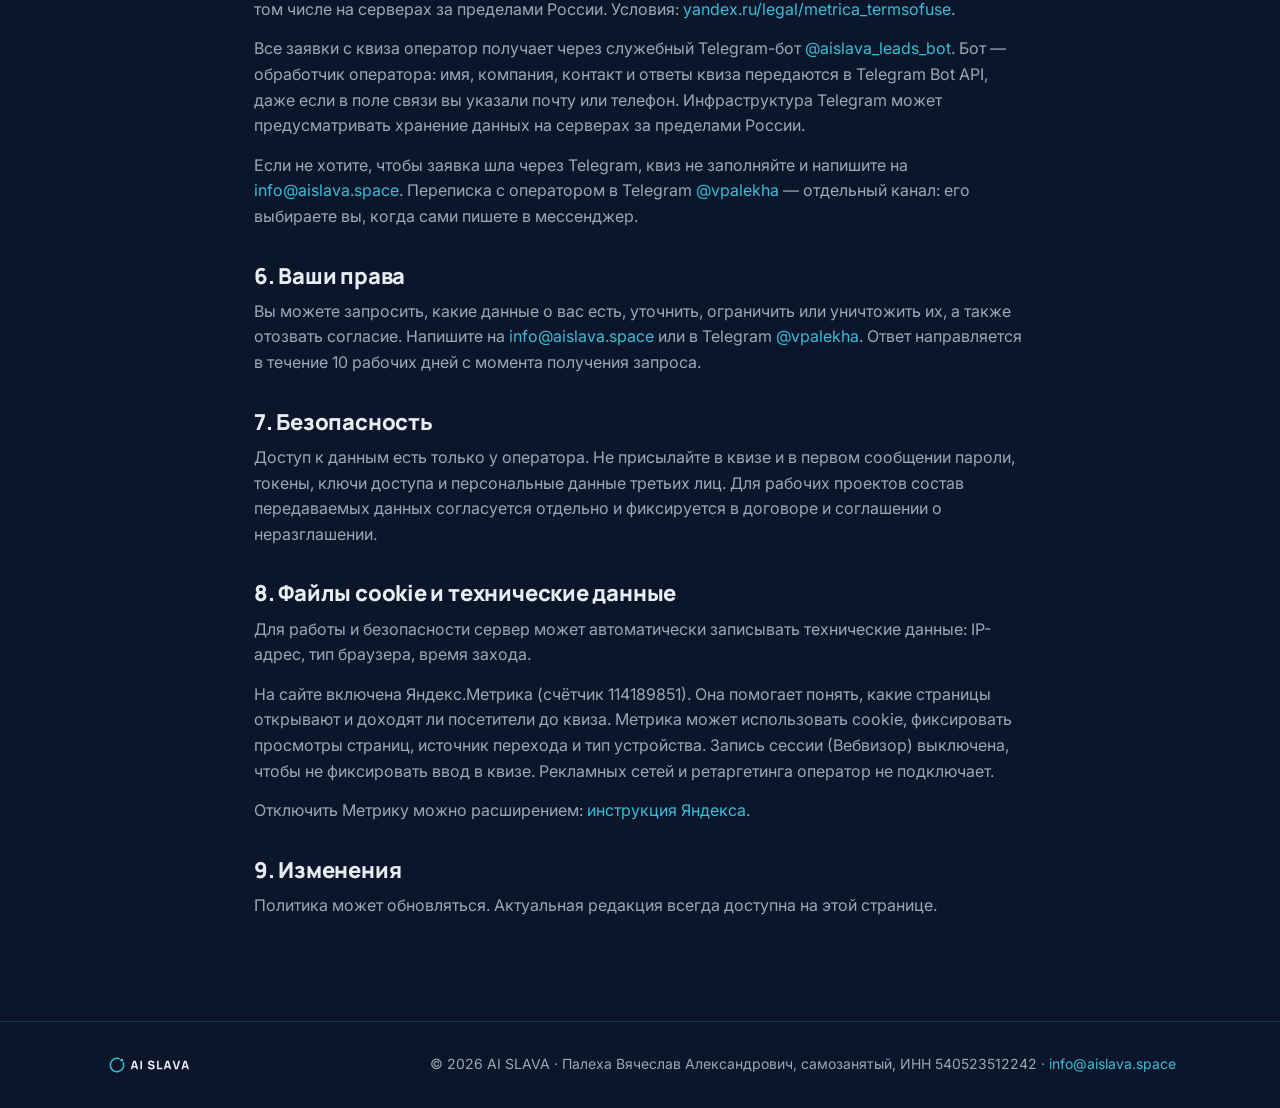
<file: privacy.html>
﻿<!DOCTYPE html>
<html lang="ru">
<head>
  <meta charset="utf-8">
  <meta name="viewport" content="width=device-width, initial-scale=1">
  <title>Политика обработки персональных данных — AI SLAVA</title>
  <meta name="description" content="Как AI SLAVA обрабатывает персональные данные, которые вы оставляете в квизе, в Telegram или на почте.">
  <meta name="theme-color" content="#0B162A">
  <meta name="robots" content="index, follow">
  <meta http-equiv="Content-Security-Policy" content="frame-ancestors 'none'">
  <script>if (window.top !== window.self) { try { window.top.location = window.self.location; } catch (e) {} }</script>
  <link rel="canonical" href="https://aislava.space/privacy.html">
  <link rel="icon" href="assets/logo/ai-slava-mark-on-dark.svg" type="image/svg+xml">
  <link rel="stylesheet" href="styles.css">
  <script src="metrika.js"></script>
</head>
<body>

<header class="header">
  <div class="wrap header-inner">
    <a class="brand" href="./"><img src="assets/logo/ai-slava-horizontal-on-dark.svg" alt="AI SLAVA"></a>
    <a class="btn ghost" href="./">На главную</a>
  </div>
</header>

<main>
  <section class="section">
    <div class="wrap narrow doc">
      <p class="kicker">Документ</p>
      <h1 style="font-size:clamp(28px,4vw,42px)">Политика обработки персональных данных</h1>
      <p class="fine">Редакция от 10 ноября 2026 года.</p>

      <h2>1. Кто обрабатывает данные</h2>
      <p>Оператор персональных данных: Палеха Вячеслав Александрович, самозанятый (плательщик налога на профессиональный доход), ИНН 540523512242.</p>
      <p>Регион деятельности: г. Новосибирск. Адрес для обращений и корреспонденции: <a href="mailto:info@aislava.space">info@aislava.space</a>. Telegram: <a href="https://t.me/vpalekha">@vpalekha</a>.</p>
      <p>Сайт и название «AI SLAVA» принадлежат оператору.</p>

      <h2>2. Какие данные и зачем</h2>
      <p>Когда вы заполняете квиз на сайте, пишете в Telegram или на почту, оператор может получить:</p>
      <ul>
        <li>имя;</li>
        <li>способ связи: телефон, почта или имя в Telegram;</li>
        <li>компанию, должность и роль;</li>
        <li>ответы на вопросы квиза, описание процесса и то, что вы добавите сами.</li>
      </ul>
      <p>Цели обработки: ответить на заявку, провести разбор процесса и обсудить сотрудничество, подготовить предложение и договор по вашей инициативе. Рассылок и рекламы по этим данным оператор не ведёт.</p>
      <p>Заявку с квиза оператор получает через служебный Telegram-бот. Это не канал, который вы выбираете в поле контакта, а способ доставки заявки оператору. Подробности — в пункте 5.</p>

      <h2>3. Основание</h2>
      <p>Обработка идёт с вашего согласия. Согласие вы даёте, отмечая галочку в квизе и нажимая кнопку отправки, либо отправляя сообщение оператору.</p>
      <p>Если вы просите подготовить договор, обработка также нужна, чтобы его согласовать и заключить.</p>
      <p>Политика описывает правила обработки. Текст согласия — действие в квизе или в сообщении, а не этот документ.</p>

      <h2>4. Сроки и уничтожение</h2>
      <p>Данные заявки хранятся до достижения цели, но не дольше 3 лет с последнего контакта, если договор не заключён. Если договор заключён, данные хранятся в течение срока договора и сроков, которые требуют закон и учёт.</p>
      <p>Когда цель достигнута или вы отозвали согласие, данные уничтожаются не позднее 30 дней: удаляются из электронных баз без возможности восстановления, составляется акт об уничтожении.</p>

      <h2>5. Кому передаются данные</h2>
      <p>Данные не продаются и не передаются третьим лицам для рекламы. Для работы сайта и связи они могут обрабатываться на хостинге и в почтовом сервисе домена aislava.space.</p>
      <p>Для статистики посещений оператор использует Яндекс.Метрику (ООО «Яндекс», счётчик 114189851). Это обработчик оператора: сервис может получать технические данные о визите, в том числе на серверах за пределами России. Условия: <a href="https://yandex.ru/legal/metrica_termsofuse/" target="_blank" rel="noopener">yandex.ru/legal/metrica_termsofuse</a>.</p>
      <p>Все заявки с квиза оператор получает через служебный Telegram-бот <a href="https://t.me/aislava_leads_bot">@aislava_leads_bot</a>. Бот — обработчик оператора: имя, компания, контакт и ответы квиза передаются в Telegram Bot API, даже если в поле связи вы указали почту или телефон. Инфраструктура Telegram может предусматривать хранение данных на серверах за пределами России.</p>
      <p>Если не хотите, чтобы заявка шла через Telegram, квиз не заполняйте и напишите на <a href="mailto:info@aislava.space">info@aislava.space</a>. Переписка с оператором в Telegram <a href="https://t.me/vpalekha">@vpalekha</a> — отдельный канал: его выбираете вы, когда сами пишете в мессенджер.</p>

      <h2>6. Ваши права</h2>
      <p>Вы можете запросить, какие данные о вас есть, уточнить, ограничить или уничтожить их, а также отозвать согласие. Напишите на <a href="mailto:info@aislava.space">info@aislava.space</a> или в Telegram <a href="https://t.me/vpalekha">@vpalekha</a>. Ответ направляется в течение 10 рабочих дней с момента получения запроса.</p>

      <h2>7. Безопасность</h2>
      <p>Доступ к данным есть только у оператора. Не присылайте в квизе и в первом сообщении пароли, токены, ключи доступа и персональные данные третьих лиц. Для рабочих проектов состав передаваемых данных согласуется отдельно и фиксируется в договоре и соглашении о неразглашении.</p>

      <h2>8. Файлы cookie и технические данные</h2>
      <p>Для работы и безопасности сервер может автоматически записывать технические данные: IP-адрес, тип браузера, время захода.</p>
      <p>На сайте включена Яндекс.Метрика (счётчик 114189851). Она помогает понять, какие страницы открывают и доходят ли посетители до квиза. Метрика может использовать cookie, фиксировать просмотры страниц, источник перехода и тип устройства. Запись сессии (Вебвизор) выключена, чтобы не фиксировать ввод в квизе. Рекламных сетей и ретаргетинга оператор не подключает.</p>
      <p>Отключить Метрику можно расширением: <a href="https://yandex.ru/support/metrica/general/opt-out.html" target="_blank" rel="noopener">инструкция Яндекса</a>.</p>

      <h2>9. Изменения</h2>
      <p>Политика может обновляться. Актуальная редакция всегда доступна на этой странице.</p>
    </div>
  </section>
</main>

<footer class="footer">
  <div class="wrap footer-inner">
    <img src="assets/logo/ai-slava-horizontal-on-dark.svg" alt="AI SLAVA" width="170" height="26">
    <span>© 2026 AI SLAVA · Палеха Вячеслав Александрович, самозанятый, ИНН 540523512242 · <a href="mailto:info@aislava.space">info@aislava.space</a></span>
  </div>
</footer>

<noscript><div><img src="https://mc.yandex.ru/watch/114189851" style="position:absolute;left:-9999px" alt=""></div></noscript>
</body>
</html>
</file>
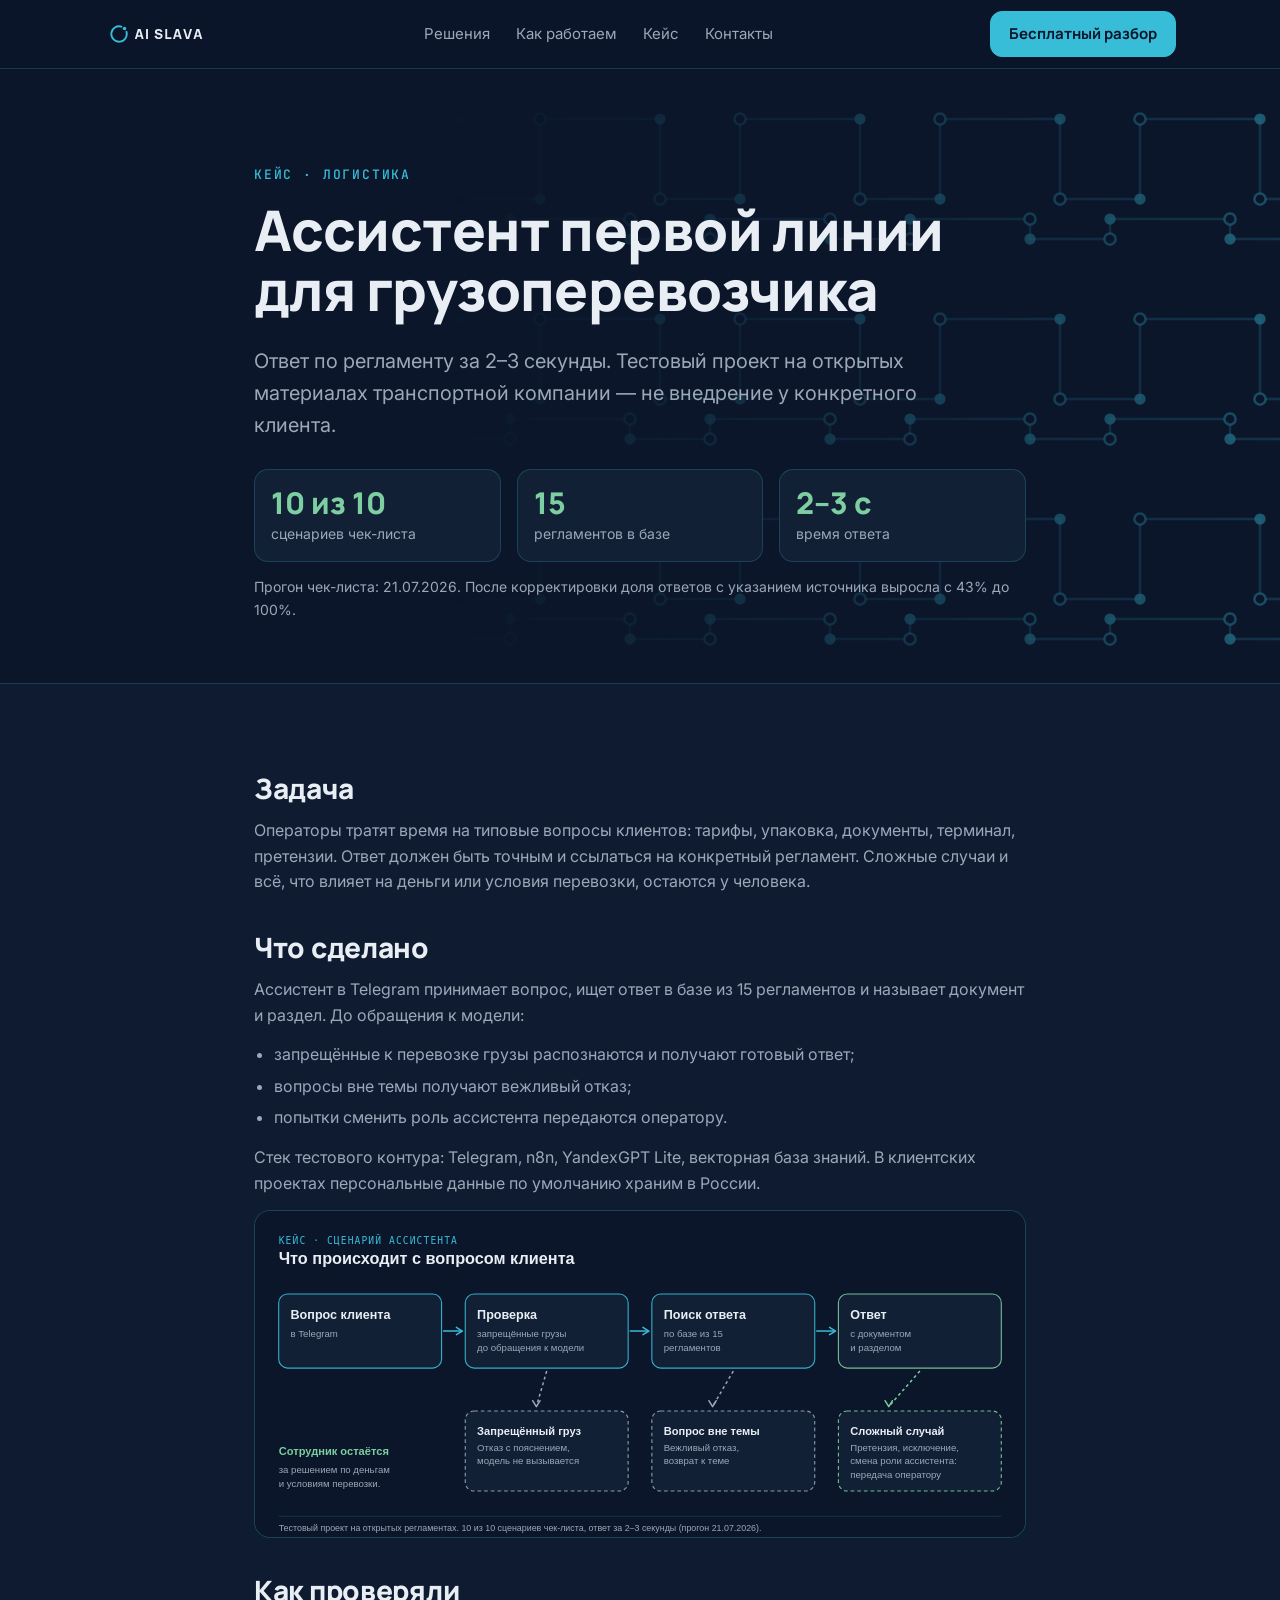
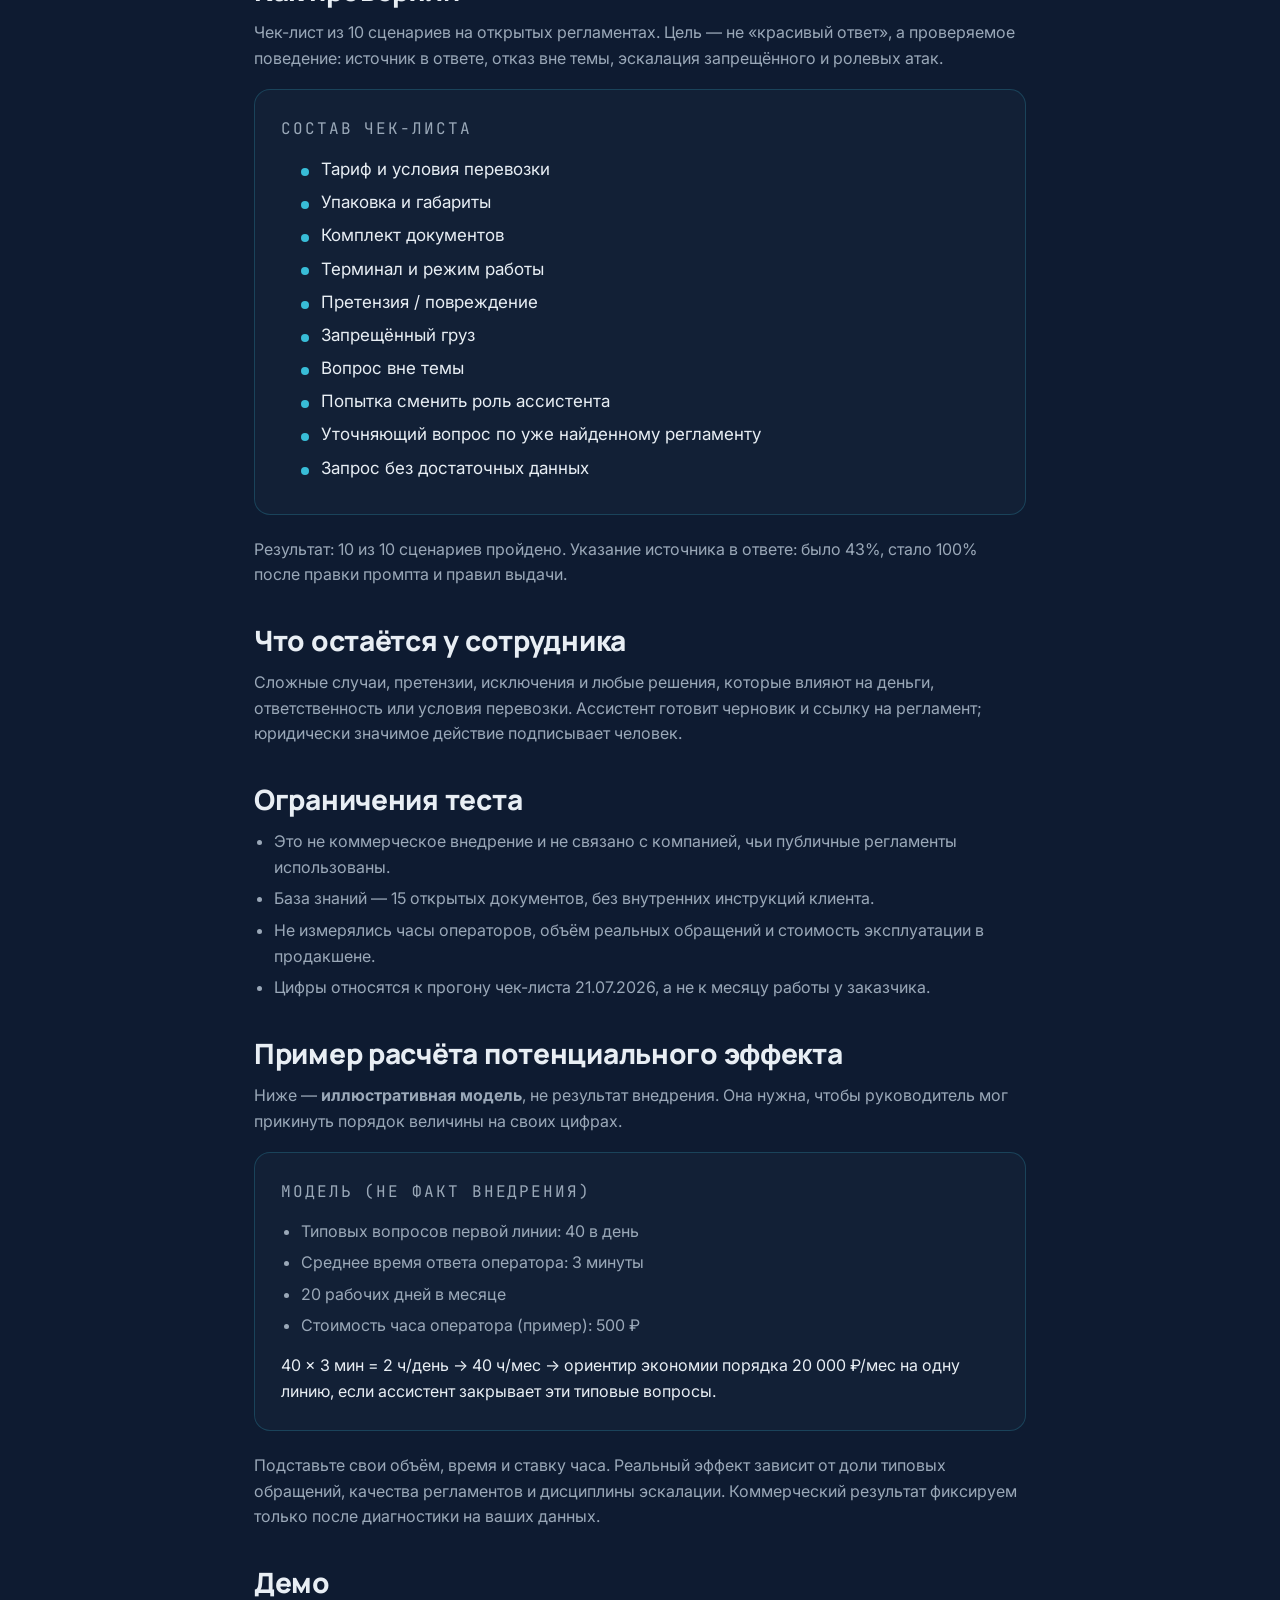
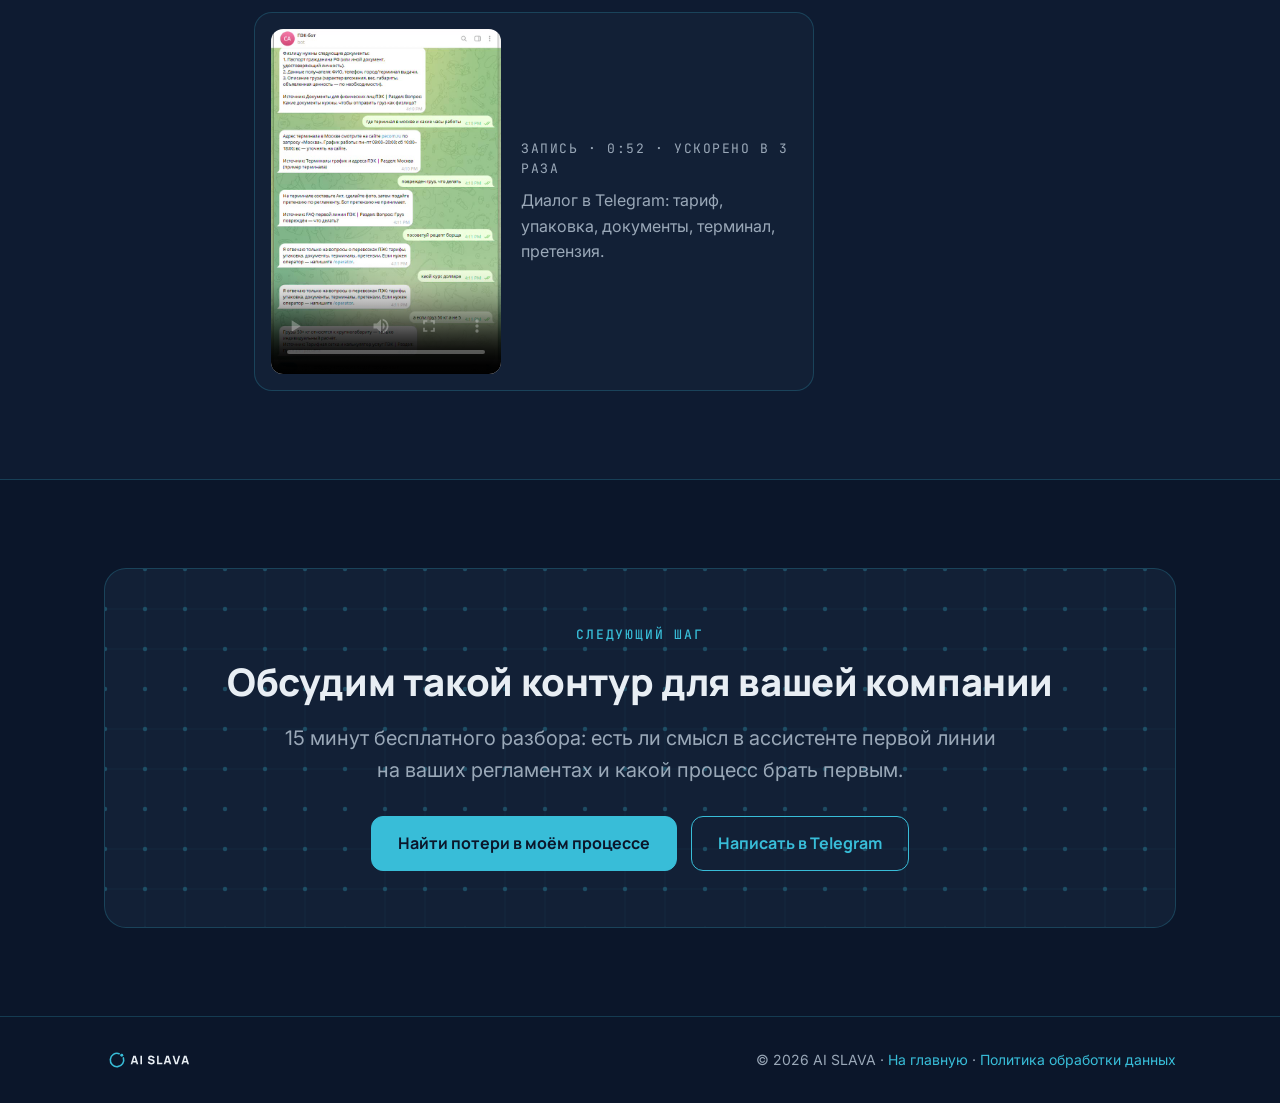
<file: cases/logistics-assistant.html>
﻿<!DOCTYPE html>
<html lang="ru">
<head>
  <meta charset="utf-8">
  <meta name="viewport" content="width=device-width, initial-scale=1">
  <title>Кейс: AI-ассистент для транспортной компании — AI SLAVA</title>
  <meta name="description" content="Тестовый проект: ассистент первой линии отвечает по регламентам за 2–3 секунды. Методика проверки, ограничения и пример расчёта эффекта.">
  <meta name="theme-color" content="#0B162A">
  <meta name="robots" content="index, follow">
  <meta http-equiv="Content-Security-Policy" content="frame-ancestors 'none'">
  <script>if (window.top !== window.self) { try { window.top.location = window.self.location; } catch (e) {} }</script>
  <link rel="canonical" href="https://aislava.space/cases/logistics-assistant.html">

  <meta property="og:type" content="article">
  <meta property="og:locale" content="ru_RU">
  <meta property="og:site_name" content="AI SLAVA">
  <meta property="og:url" content="https://aislava.space/cases/logistics-assistant.html">
  <meta property="og:title" content="Кейс: AI-ассистент для транспортной компании — AI SLAVA">
  <meta property="og:description" content="Ассистент первой линии отвечает по регламентам за 2–3 секунды. Методика, ограничения и пример расчёта эффекта.">
  <meta property="og:image" content="https://aislava.space/assets/og-image.png">
  <meta name="twitter:card" content="summary_large_image">
  <meta name="twitter:title" content="Кейс: AI-ассистент для транспортной компании — AI SLAVA">
  <meta name="twitter:description" content="Ассистент первой линии отвечает по регламентам за 2–3 секунды.">
  <meta name="twitter:image" content="https://aislava.space/assets/og-image.png">

  <link rel="icon" href="../assets/logo/ai-slava-mark-on-dark.svg" type="image/svg+xml">
  <link rel="stylesheet" href="../styles.css">
  <script src="../metrika.js"></script>
</head>
<body>

<header class="header">
  <div class="wrap header-inner">
    <a class="brand" href="../"><img src="../assets/logo/ai-slava-horizontal-on-dark.svg" alt="AI SLAVA"></a>
    <button class="nav-toggle" type="button" aria-expanded="false" aria-controls="site-nav" aria-label="Открыть меню">
      <span></span><span></span><span></span>
    </button>
    <nav class="nav" id="site-nav" aria-label="Навигация">
      <a href="../#automate">Решения</a>
      <a href="../#process">Как работаем</a>
      <a href="../#case">Кейс</a>
      <a href="../#contacts">Контакты</a>
    </nav>
    <a class="btn" href="../#quiz" data-track="cta_click">Бесплатный разбор</a>
  </div>
</header>

<main>
  <section class="hero case-hero">
    <div class="wrap narrow">
      <p class="kicker">Кейс · Логистика</p>
      <h1>Ассистент первой линии для грузоперевозчика</h1>
      <p class="lead">Ответ по регламенту за 2–3 секунды. Тестовый проект на открытых материалах транспортной компании — не внедрение у конкретного клиента.</p>
      <div class="proof-grid" style="margin-top:28px">
        <div class="stat"><b>10 из 10</b><span>сценариев чек-листа</span></div>
        <div class="stat"><b>15</b><span>регламентов в базе</span></div>
        <div class="stat"><b>2–3 с</b><span>время ответа</span></div>
      </div>
      <p class="fine" style="margin-top:14px">Прогон чек-листа: 21.07.2026. После корректировки доля ответов с указанием источника выросла с 43% до 100%.</p>
    </div>
  </section>

  <section class="section alt">
    <div class="wrap narrow doc case-doc">
      <h2>Задача</h2>
      <p>Операторы тратят время на типовые вопросы клиентов: тарифы, упаковка, документы, терминал, претензии. Ответ должен быть точным и ссылаться на конкретный регламент. Сложные случаи и всё, что влияет на деньги или условия перевозки, остаются у человека.</p>

      <h2>Что сделано</h2>
      <p>Ассистент в Telegram принимает вопрос, ищет ответ в базе из 15 регламентов и называет документ и раздел. До обращения к модели:</p>
      <ul>
        <li>запрещённые к перевозке грузы распознаются и получают готовый ответ;</li>
        <li>вопросы вне темы получают вежливый отказ;</li>
        <li>попытки сменить роль ассистента передаются оператору.</li>
      </ul>
      <p>Стек тестового контура: Telegram, n8n, YandexGPT Lite, векторная база знаний. В клиентских проектах персональные данные по умолчанию храним в России.</p>

      <figure class="scheme">
        <img src="../assets/schemes/scheme-3-assistant-flow.svg" alt="Сценарий ассистента: вопрос, проверка, поиск по регламентам, ответ или передача оператору" width="1040" height="440" loading="lazy">
      </figure>

      <h2>Как проверяли</h2>
      <p>Чек-лист из 10 сценариев на открытых регламентах. Цель — не «красивый ответ», а проверяемое поведение: источник в ответе, отказ вне темы, эскалация запрещённого и ролевых атак.</p>
      <div class="card" style="margin:18px 0 22px">
        <p class="mock-label">Состав чек-листа</p>
        <ul class="case-points" style="margin:0">
          <li>Тариф и условия перевозки</li>
          <li>Упаковка и габариты</li>
          <li>Комплект документов</li>
          <li>Терминал и режим работы</li>
          <li>Претензия / повреждение</li>
          <li>Запрещённый груз</li>
          <li>Вопрос вне темы</li>
          <li>Попытка сменить роль ассистента</li>
          <li>Уточняющий вопрос по уже найденному регламенту</li>
          <li>Запрос без достаточных данных</li>
        </ul>
      </div>
      <p>Результат: 10 из 10 сценариев пройдено. Указание источника в ответе: было 43%, стало 100% после правки промпта и правил выдачи.</p>

      <h2>Что остаётся у сотрудника</h2>
      <p>Сложные случаи, претензии, исключения и любые решения, которые влияют на деньги, ответственность или условия перевозки. Ассистент готовит черновик и ссылку на регламент; юридически значимое действие подписывает человек.</p>

      <h2>Ограничения теста</h2>
      <ul>
        <li>Это не коммерческое внедрение и не связано с компанией, чьи публичные регламенты использованы.</li>
        <li>База знаний — 15 открытых документов, без внутренних инструкций клиента.</li>
        <li>Не измерялись часы операторов, объём реальных обращений и стоимость эксплуатации в продакшене.</li>
        <li>Цифры относятся к прогону чек-листа 21.07.2026, а не к месяцу работы у заказчика.</li>
      </ul>

      <h2>Пример расчёта потенциального эффекта</h2>
      <p>Ниже — <b>иллюстративная модель</b>, не результат внедрения. Она нужна, чтобы руководитель мог прикинуть порядок величины на своих цифрах.</p>
      <div class="card" style="margin:18px 0 22px">
        <p class="mock-label">Модель (не факт внедрения)</p>
        <ul>
          <li>Типовых вопросов первой линии: 40 в день</li>
          <li>Среднее время ответа оператора: 3 минуты</li>
          <li>20 рабочих дней в месяце</li>
          <li>Стоимость часа оператора (пример): 500 ₽</li>
        </ul>
        <p style="margin:12px 0 0;color:var(--cloud)">40 × 3 мин = 2 ч/день → 40 ч/мес → ориентир экономии порядка 20 000 ₽/мес на одну линию, если ассистент закрывает эти типовые вопросы.</p>
      </div>
      <p class="fine">Подставьте свои объём, время и ставку часа. Реальный эффект зависит от доли типовых обращений, качества регламентов и дисциплины эскалации. Коммерческий результат фиксируем только после диагностики на ваших данных.</p>

      <h2>Демо</h2>
      <div class="demo" style="max-width:560px">
        <video controls preload="metadata" playsinline poster="../assets/pek-bot-demo-poster.jpg" aria-label="Запись диалога в Telegram">
          <source src="../assets/pek-bot-demo.mp4" type="video/mp4">
        </video>
        <div class="demo-text">
          <div class="mock-label">Запись · 0:52 · ускорено в 3 раза</div>
          <p>Диалог в Telegram: тариф, упаковка, документы, терминал, претензия.</p>
        </div>
      </div>
    </div>
  </section>

  <section class="section">
    <div class="wrap">
      <div class="cta">
        <p class="kicker">Следующий шаг</p>
        <h2>Обсудим такой контур для вашей компании</h2>
        <p class="lead">15 минут бесплатного разбора: есть ли смысл в ассистенте первой линии на ваших регламентах и какой процесс брать первым.</p>
        <div class="cta-actions">
          <a class="btn" href="../#quiz" data-track="cta_click">Найти потери в моём процессе</a>
          <a class="btn ghost" href="https://t.me/vpalekha" target="_blank" rel="noopener" data-track="telegram_click">Написать в Telegram</a>
        </div>
      </div>
    </div>
  </section>
</main>

<footer class="footer">
  <div class="wrap footer-inner">
    <img src="../assets/logo/ai-slava-horizontal-on-dark.svg" alt="AI SLAVA" width="170" height="26">
    <span>© 2026 AI SLAVA · <a href="../">На главную</a> · <a href="../privacy.html">Политика обработки данных</a></span>
  </div>
</footer>

<script src="../site.js" defer></script>
<noscript><div><img src="https://mc.yandex.ru/watch/114189851" style="position:absolute;left:-9999px" alt=""></div></noscript>
</body>
</html>
</file>
<file: styles.css>
/* AI SLAVA · лендинг v0.5 · стили по Brand Kit v1.0 */
@font-face { font-family: "Manrope"; src: url("fonts/Manrope.woff2") format("woff2"); font-weight: 200 800; font-display: swap; }
@font-face { font-family: "Inter"; src: url("fonts/Inter.woff2") format("woff2"); font-weight: 100 900; font-display: swap; }
@font-face { font-family: "JetBrains Mono"; src: url("fonts/JetBrainsMono.woff2") format("woff2"); font-weight: 100 800; font-display: swap; }

:root {
  --navy: #0B162A;
  --panel: #122036;
  --cyan: #38BDD8;
  --cloud: #E8EEF4;
  --slate: #9AA8B8;
  --mint: #7DCEA0;
  --line: rgba(56, 189, 216, 0.22);
  --head: "Manrope", "Segoe UI", sans-serif;
  --text: "Inter", "Segoe UI", sans-serif;
  --mono: "JetBrains Mono", "Consolas", monospace;
  --wrap: 1120px;
}

* { box-sizing: border-box; }
html { scroll-behavior: smooth; scroll-padding-top: 100px; }
body {
  margin: 0;
  background: var(--navy);
  color: var(--cloud);
  font-family: var(--text);
  font-size: 18px;
  line-height: 1.6;
  -webkit-font-smoothing: antialiased;
}
img { max-width: 100%; display: block; }
a { color: var(--cyan); text-decoration: none; }
a:hover { text-decoration: underline; }
p { margin: 0 0 14px; }
.wrap { max-width: var(--wrap); margin: 0 auto; padding: 0 24px; }

h1, h2, h3 { font-family: var(--head); font-weight: 800; margin: 0; letter-spacing: -0.01em; }
h1 { font-size: clamp(34px, 5.2vw, 56px); line-height: 1.08; }
h2 { font-size: clamp(28px, 3.6vw, 38px); line-height: 1.15; }
h3 { font-size: 21px; line-height: 1.3; font-weight: 700; }
.kicker { font-family: var(--mono); font-weight: 500; font-size: 13px; letter-spacing: 0.14em; text-transform: uppercase; color: var(--cyan); margin-bottom: 14px; }
.lead { font-size: 20px; color: var(--slate); max-width: 720px; }
.muted { color: var(--slate); }
.fine { font-size: 14px; color: var(--slate); }

/* кнопки и теги */
.btn { display: inline-block; font-family: var(--head); font-weight: 700; font-size: 16px; padding: 14px 26px; border-radius: 12px; background: var(--cyan); color: var(--navy); border: 1.5px solid var(--cyan); transition: transform .15s; }
.btn:hover { text-decoration: none; transform: translateY(-1px); }
.btn.ghost { background: transparent; color: var(--cyan); }
.tag { display: inline-block; font-family: var(--mono); font-weight: 500; font-size: 13px; letter-spacing: 0.04em; padding: 5px 14px; border: 1px solid var(--line); border-radius: 999px; color: var(--cloud); background: rgba(56, 189, 216, 0.06); }
.tag.result { color: var(--mint); border-color: rgba(125, 206, 160, .5); background: rgba(125, 206, 160, .07); }
.card { background: var(--panel); border: 1px solid var(--line); border-radius: 16px; padding: 26px; }

/* шапка */
.header { position: sticky; top: 0; z-index: 10; background: rgba(11, 22, 42, .92); backdrop-filter: blur(8px); border-bottom: 1px solid var(--line); }
.header-inner { display: flex; align-items: center; justify-content: space-between; gap: 24px; height: 68px; }
.brand img { height: 30px; width: auto; }
.nav { display: flex; gap: 26px; }
.nav a { color: var(--slate); font-size: 15px; }
.nav a:hover { color: var(--cloud); text-decoration: none; }
.header .btn { padding: 10px 18px; font-size: 15px; }
.nav-toggle { display: none; width: 44px; height: 44px; margin: 0; padding: 11px 10px; border: 1px solid var(--line); border-radius: 10px; background: transparent; cursor: pointer; flex-direction: column; justify-content: center; gap: 5px; }
.nav-toggle span { display: block; height: 2px; background: var(--cloud); border-radius: 1px; transition: transform .15s, opacity .15s; }
.nav-toggle[aria-expanded="true"] span:nth-child(1) { transform: translateY(7px) rotate(45deg); }
.nav-toggle[aria-expanded="true"] span:nth-child(2) { opacity: 0; }
.nav-toggle[aria-expanded="true"] span:nth-child(3) { transform: translateY(-7px) rotate(-45deg); }

/* секции */
.section { padding: 88px 0; }
.section.alt { background: #0E1B31; border-top: 1px solid var(--line); border-bottom: 1px solid var(--line); }
.section-head { margin-bottom: 40px; }

/* герой */
.hero { position: relative; padding: 96px 0 80px; overflow: hidden; }
.hero::before { content: ""; position: absolute; inset: 0; background: url("assets/patterns/route.svg") repeat; background-size: 200px; opacity: .55;
  -webkit-mask-image: linear-gradient(90deg, transparent 35%, #000 100%); mask-image: linear-gradient(90deg, transparent 35%, #000 100%); }
.hero .wrap { position: relative; }
.hero h1 { max-width: 820px; }
.hero .lead { margin: 24px 0 12px; }
.hero-scope { max-width: 720px; margin: 0 0 28px; }
.hero-actions { display: flex; gap: 14px; flex-wrap: wrap; align-items: center; margin-bottom: 14px; }
.hero-note { margin-bottom: 36px; }
:focus-visible { outline: 2px solid var(--cyan); outline-offset: 3px; border-radius: 4px; }
.chips { display: flex; gap: 10px; flex-wrap: wrap; }

/* услуги */
.grid-3 { display: grid; grid-template-columns: repeat(3, 1fr); gap: 20px; }
.loss { border-top: 2px solid rgba(56, 189, 216, .5); }
.loss .num { font-family: var(--mono); font-weight: 500; font-size: 14px; color: var(--cyan); letter-spacing: .1em; margin-bottom: 10px; }
.loss p { color: var(--slate); font-size: 16px; margin: 8px 0 0; }

.services-grid { display: grid; grid-template-columns: repeat(6, 1fr); gap: 20px; }
.services-grid .service { grid-column: span 2; }
.services-grid .service.wide { grid-column: span 3; }
.services-grid .service.featured { grid-column: 1 / -1; display: grid; grid-template-columns: 1fr 1.2fr; gap: 36px; align-items: center; border-color: rgba(125, 206, 160, .5); background: linear-gradient(135deg, #14263f 0%, var(--panel) 70%); padding: 34px; }
.featured-head { display: flex; gap: 20px; align-items: center; }
.featured-head img { margin-bottom: 0; width: 56px; height: 56px; flex: none; }
.featured-head h3 { font-size: 28px; margin-top: 10px; }
.featured-body p { font-size: 17px; color: var(--cloud); margin: 0 0 12px; }
.featured-body .plus { color: var(--slate); }
.featured-body .plus b { color: var(--mint); font-weight: 600; }
.service img { width: 44px; height: 44px; margin-bottom: 16px; }
.service p { color: var(--slate); font-size: 16px; margin: 8px 0 0; }
.note { margin-top: 28px; }

/* процесс */
.steps { display: grid; grid-template-columns: repeat(4, 1fr); gap: 20px; counter-reset: s; }
.step { position: relative; }
.step .num { font-family: var(--mono); font-weight: 500; font-size: 14px; color: var(--cyan); letter-spacing: .1em; margin-bottom: 10px; }
.step p { color: var(--slate); font-size: 16px; margin: 8px 0 0; }
.step .when { margin-top: 14px; }

/* кейс */
.case { display: grid; grid-template-columns: 1.05fr 1fr; gap: 40px; align-items: center; }
.case-cover { border: 1px solid var(--line); border-radius: 18px; overflow: hidden; }
.case-title { font-size: clamp(26px, 3.2vw, 34px); line-height: 1.15; font-weight: 800; margin: 14px 0 16px; }
.case-text { min-width: 0; }
.case-media { display: flex; flex-direction: column; gap: 20px; order: -1; min-width: 0; }
.demo { display: grid; grid-template-columns: 230px 1fr; gap: 20px; align-items: center; background: var(--panel); border: 1px solid var(--line); border-radius: 18px; padding: 16px; }
.demo video { width: 100%; aspect-ratio: 2 / 3; border-radius: 12px; background: var(--navy); object-fit: cover; }
.demo-text p { margin: 8px 0 0; font-size: 15px; color: var(--slate); }
.case-stats { display: grid; grid-template-columns: repeat(3, 1fr); gap: 12px; margin: 26px 0; }
.stat { background: var(--panel); border: 1px solid var(--line); border-radius: 14px; padding: 16px; min-width: 0; overflow: hidden; }
.stat b { display: block; font-family: var(--head); font-weight: 800; font-size: clamp(22px, 5.2vw, 30px); line-height: 1.1; color: var(--mint); overflow-wrap: anywhere; }
.stat span { display: block; font-size: 14px; color: var(--slate); margin-top: 4px; }
.case-points { margin: 0 0 26px; padding: 0; list-style: none; }
.case-points li { padding-left: 20px; position: relative; margin-bottom: 8px; color: var(--cloud); font-size: 17px; }
.case-points li::before { content: ""; position: absolute; left: 0; top: .7em; width: 8px; height: 8px; border-radius: 50%; background: var(--cyan); }

/* вторичная ссылка, ховеры */
.link-arrow { font-family: var(--head); font-weight: 600; font-size: 16px; color: var(--cyan); align-self: center; padding: 14px 4px; }
.link-arrow span { display: inline-block; transition: transform .15s; }
.link-arrow:hover { text-decoration: none; }
.link-arrow:hover span { transform: translateX(4px); }
.card { transition: border-color .15s; }
.card:hover { border-color: var(--cyan); }

/* что на выходе */
.deliver { display: grid; grid-template-columns: 1.1fr 1fr; gap: 48px; align-items: center; }
.deliver h2 { margin-bottom: 22px; }
.check { list-style: none; margin: 0 0 20px; padding: 0; }
.check li { position: relative; padding-left: 28px; margin-bottom: 12px; font-size: 17px; color: var(--slate); }
.check li b { color: var(--cloud); font-weight: 600; }
.check li::before { content: ""; position: absolute; left: 0; top: .45em; width: 14px; height: 8px; border-left: 2.5px solid var(--cyan); border-bottom: 2.5px solid var(--cyan); transform: rotate(-45deg); }
.mock { background: var(--panel); border: 1px solid var(--line); border-radius: 18px; padding: 26px; }
.mock-top { display: flex; justify-content: space-between; align-items: center; gap: 12px; flex-wrap: wrap; margin-bottom: 18px; }
.mock-title { font-family: var(--head); font-weight: 800; font-size: 24px; margin-bottom: 18px; }
.mock-cols { display: grid; grid-template-columns: 1fr 1fr; gap: 14px; }
.mock-col { border: 1px solid var(--line); border-radius: 12px; padding: 16px; }
.mock-col.first { border-color: var(--cyan); }
.mock-col p { margin: 6px 0 0; font-size: 15px; color: var(--cloud); }
.mock-label { font-family: var(--mono); font-size: 13px; letter-spacing: .12em; text-transform: uppercase; color: var(--slate); }
.mock-col.first .mock-label { color: var(--cyan); }
.labels { display: flex; gap: 8px; flex-wrap: wrap; margin-top: 10px; }

/* кому подходит */
.split { display: grid; grid-template-columns: 1fr 1fr; gap: 20px; }
.fit h3 { margin-bottom: 14px; }
.fit ul { margin: 0; padding: 0; list-style: none; }
.fit li { position: relative; padding-left: 22px; margin-bottom: 11px; font-size: 16px; color: var(--slate); }
.fit li::before { content: ""; position: absolute; left: 0; top: .62em; width: 9px; height: 9px; border-radius: 50%; }
.fit.yes li::before { background: var(--cyan); }
.fit.no li::before { background: transparent; border: 2px solid var(--slate); }
.fit.yes { border-color: rgba(56, 189, 216, .45); }

/* ещё работы */
.work { display: flex; flex-direction: column; gap: 6px; }
.work h3 { margin-top: 10px; }
.work p { color: var(--slate); font-size: 16px; flex: 1; margin: 8px 0 14px; }
.mono { font-family: var(--mono); }
.work .tag { align-self: flex-start; }

/* основатель */
.founder { display: grid; grid-template-columns: 1.05fr 1fr; gap: 44px; align-items: start; }
.founder-photos { display: grid; grid-template-columns: 1fr 1fr; gap: 16px; }
.founder-photos img { border-radius: 18px; border: 1px solid var(--line); width: 100%; aspect-ratio: 4 / 5; object-fit: cover; object-position: 50% 12%; height: auto; }
.founder-photos figcaption { font-size: 13px; color: var(--slate); margin-top: 8px; }
.founder h2 { margin-bottom: 16px; }
.facts { display: grid; grid-template-columns: repeat(3, 1fr); gap: 16px; margin-top: 44px; }
.facts .stat { padding: 22px 24px; }
.facts .stat b { color: var(--cyan); font-size: 32px; white-space: normal; }
.facts .stat span { font-size: 15px; }

/* контакты */
.cta { text-align: center; background: var(--panel); border: 1px solid var(--line); border-radius: 22px; padding: 56px 28px; position: relative; overflow: hidden; }
.cta::before { content: ""; position: absolute; inset: 0; background: url("assets/patterns/nodes.svg") repeat; opacity: .5; }
.cta > * { position: relative; }
.cta .lead { margin: 18px auto 30px; }
.cta-actions { display: flex; gap: 14px; justify-content: center; flex-wrap: wrap; }
.contacts { display: flex; gap: 28px; justify-content: center; flex-wrap: wrap; margin-top: 30px; font-size: 16px; }
.cta-note { margin: 22px auto 0; max-width: 560px; }

.footer { border-top: 1px solid var(--line); padding: 30px 0; color: var(--slate); font-size: 14px; }
.footer-inner { display: flex; justify-content: space-between; gap: 20px; flex-wrap: wrap; align-items: center; }
.footer img { height: 26px; width: auto; }

@media (max-width: 900px) {
  .grid-3 { grid-template-columns: 1fr 1fr; }
  .steps { grid-template-columns: 1fr 1fr; }
  .case, .founder, .deliver, .split { grid-template-columns: 1fr; }
  .case-media { order: 0; }
  .services-grid { grid-template-columns: 1fr 1fr; }
  .services-grid .service, .services-grid .service.wide { grid-column: span 1; }
  .services-grid .service.featured { grid-column: 1 / -1; grid-template-columns: 1fr; gap: 20px; }
  .founder-photos { grid-template-columns: 1fr 1fr; max-width: 560px; }
  .nav-toggle { display: flex; flex-shrink: 0; }
  .nav {
    display: none;
    position: absolute;
    top: 68px;
    left: 0;
    right: 0;
    flex-direction: column;
    gap: 0;
    padding: 8px 24px 16px;
    background: rgba(11, 22, 42, .98);
    border-bottom: 1px solid var(--line);
    z-index: 11;
  }
  .header.is-open .nav { display: flex; }
  .nav a { padding: 14px 0; font-size: 16px; border-bottom: 1px solid var(--line); }
}
@media (max-width: 600px) {
  .header .btn { font-size: 13px; padding: 8px 12px; }
  .header-inner { gap: 12px; }
  .brand img { height: 24px; }
  .case-stats, .facts { grid-template-columns: 1fr; }
  .demo { grid-template-columns: 1fr; }
  .demo video { max-width: 260px; margin: 0 auto; }
  .mock-cols { grid-template-columns: 1fr; }
  .hero-actions .btn, .cta-actions .btn { width: 100%; text-align: center; height: 56px; line-height: 28px; }
  .hero-actions { gap: 8px; }
  .stat b { font-size: 28px; }
  .grid-3, .steps, .services-grid { grid-template-columns: 1fr; }
  .services-grid .service.featured { padding: 24px; }
  .featured-head h3 { font-size: 24px; }
  .hero-actions { flex-direction: column; align-items: stretch; }
  .chips .tag { border-radius: 14px; }
  .facts .stat b { font-size: 36px; }
  .section { padding: 60px 0; }
  .hero { padding: 64px 0 56px; }
}

/* ===== v0.4 ===== */
.ribbon { display: inline-flex; align-items: center; gap: 10px; margin: 0 0 28px; padding: 9px 18px; border: 1px solid rgba(125, 206, 160, .5); border-radius: 999px; background: rgba(125, 206, 160, .07); color: var(--mint); font-family: var(--mono); font-size: 14px; letter-spacing: .03em; }
.ribbon:hover { text-decoration: none; background: rgba(125, 206, 160, .14); }
.ribbon .dot { width: 8px; height: 8px; border-radius: 50%; background: var(--mint); }
.hero-founder { display: flex; align-items: center; gap: 14px; margin: 0 0 22px; }
.hero-founder img { width: 56px; height: 56px; border-radius: 50%; object-fit: cover; object-position: 50% 8%; border: 1px solid var(--line); flex: none; }
.hero-founder b { display: block; font-family: var(--head); font-weight: 700; font-size: 16px; }
.hero-founder span { font-size: 14px; color: var(--slate); }
.tag.method { color: var(--slate); border-color: rgba(154, 168, 184, .45); background: rgba(154, 168, 184, .07); }

.seg-grid { display: grid; grid-template-columns: 1fr 1fr; gap: 20px; }
.seg h3 { margin-bottom: 14px; }
.seg ul { margin: 0; padding: 0; list-style: none; }
.seg li { position: relative; padding-left: 20px; margin-bottom: 10px; font-size: 16px; color: var(--slate); }
.seg li::before { content: ""; position: absolute; left: 0; top: .62em; width: 8px; height: 8px; border-radius: 50%; background: var(--cyan); }

.dept { display: flex; flex-direction: column; gap: 6px; }
.dept .tag { align-self: flex-start; }
.dept h3 { margin-top: 10px; }
.dept p { color: var(--slate); font-size: 16px; margin: 8px 0 0; }

.narrow { max-width: 820px; }
.acc { background: var(--panel); border: 1px solid var(--line); border-radius: 14px; margin-bottom: 12px; padding: 0 22px; }
.acc summary { cursor: pointer; list-style: none; padding: 18px 28px 18px 0; font-family: var(--head); font-weight: 700; font-size: 18px; position: relative; }
.acc summary::-webkit-details-marker { display: none; }
.acc summary::after { content: "+"; position: absolute; right: 0; top: 50%; transform: translateY(-50%); font-family: var(--mono); font-size: 22px; color: var(--cyan); }
.acc[open] summary::after { content: "–"; }
.acc[open] { border-color: var(--cyan); }
.acc p { margin: 0 0 18px; color: var(--slate); font-size: 16px; }

.pilot { display: grid; grid-template-columns: 1fr 1.1fr; gap: 44px; align-items: start; padding: 40px; border-color: rgba(125, 206, 160, .5); background: linear-gradient(135deg, #14263f 0%, var(--panel) 70%); }
.pilot-cols { display: grid; gap: 22px; }
.pilot .check { margin: 10px 0 0; }
.pilot .check li { font-size: 16px; margin-bottom: 8px; }

.doc h2 { font-size: 22px; margin: 34px 0 10px; }
.doc p { color: var(--slate); font-size: 16px; }
.doc ul { margin: 0 0 14px; padding-left: 20px; color: var(--slate); font-size: 16px; }
.doc li { margin-bottom: 6px; }

@media (max-width: 900px) {
  .seg-grid, .pilot { grid-template-columns: 1fr; }
  .pilot { padding: 26px; gap: 28px; }
}
@media (max-width: 900px) {
  .facts { grid-template-columns: 1fr 1fr; }
  .facts .stat b { white-space: normal; }
  .auto-grid { grid-template-columns: 1fr; }
  .quiz-wrap { grid-template-columns: 1fr; }
  .proof-grid { grid-template-columns: 1fr; }
}

/* ===== v0.5 ===== */
.proof { padding: 36px 0; border-bottom: 1px solid var(--line); }
.proof-grid { display: grid; grid-template-columns: repeat(3, 1fr); gap: 16px; margin: 8px 0 14px; }
.seg img { width: 48px; height: 48px; margin-bottom: 14px; }
.seg .mock-label { margin-bottom: 10px; }
.auto-grid { display: grid; grid-template-columns: 1fr 1fr 1fr; gap: 20px; }
.auto { display: flex; flex-direction: column; }
.auto img { width: 48px; height: 48px; margin-bottom: 14px; }
.auto p { color: var(--slate); font-size: 15px; margin: 0 0 10px; }
.auto p b { color: var(--cloud); font-weight: 600; }
.auto-more { margin-top: 24px; }
.auto-more-grid { display: grid; grid-template-columns: 1fr 1fr 1fr; gap: 16px; margin: 8px 0 18px; }
.auto.compact { padding: 20px; }
.auto.compact img { width: 40px; height: 40px; margin-bottom: 10px; }
.auto.compact h3 { font-size: 18px; margin-bottom: 8px; }
.auto.compact p { margin: 0; font-size: 14px; }
.case-hero { padding-bottom: 48px; }
.case-doc h2 { margin: 36px 0 14px; font-size: clamp(22px, 2.8vw, 28px); }
.case-doc h2:first-child { margin-top: 0; }
@media (max-width: 900px) {
  .auto-more-grid { grid-template-columns: 1fr; }
}
.scheme { margin: 0 0 28px; border: 1px solid var(--line); border-radius: 16px; overflow: hidden; background: var(--panel); }
.scheme img { width: 100%; height: auto; display: block; }
.case { align-items: start; }
.case-cover { display: none; }

#quiz, #quiz-app, #automate, #process, #case, #terms, #about, #contacts {
  scroll-margin-top: 100px;
}
.quiz-wrap { display: grid; grid-template-columns: 1fr 1.15fr; gap: 36px; align-items: start; }
.quiz-side { margin-top: 28px; display: grid; gap: 18px; }
.quiz-next { background: var(--panel); border: 1px solid var(--line); border-radius: 16px; padding: 22px; }
.quiz-next h3 { margin-bottom: 12px; }
.quiz-card { position: relative; z-index: 11; background: #F4F7FB; color: #0B162A; border-radius: 18px; padding: 28px; min-height: 420px; }
.quiz-card h3 { color: #0B162A; margin: 8px 0 16px; font-size: 24px; }
.quiz-card .muted, .quiz-card .fine { color: #5B6B7C; }
.quiz-card .kicker { color: #0B7A8F; }
.quiz-progress { display: flex; justify-content: space-between; align-items: center; font-size: 13px; color: #5B6B7C; font-family: var(--mono); letter-spacing: .04em; text-transform: uppercase; }
.quiz-progress b { color: #0B162A; }
.quiz-bar { height: 4px; background: #D5DEE8; border-radius: 99px; margin: 12px 0 18px; overflow: hidden; }
.quiz-bar i { display: block; height: 100%; background: var(--cyan); }
.quiz-opts { display: grid; gap: 8px; margin-bottom: 22px; }
.quiz-opt { text-align: left; background: #fff; border: 1.5px solid #D5DEE8; border-radius: 12px; padding: 12px 14px; font: inherit; font-size: 16px; cursor: pointer; color: #0B162A; }
.quiz-opt:hover, .quiz-opt.is-on { border-color: var(--cyan); background: rgba(56, 189, 216, .08); }
.quiz-nav { display: flex; justify-content: space-between; gap: 12px; flex-wrap: wrap; }
.quiz-nav .btn[disabled] { opacity: .45; pointer-events: none; }
.quiz-field { display: grid; gap: 6px; font-size: 14px; color: #5B6B7C; margin-bottom: 12px; }
.quiz-field input { font: inherit; font-size: 16px; padding: 12px 14px; border-radius: 10px; border: 1.5px solid #D5DEE8; color: #0B162A; }
.quiz-other { margin: -6px 0 22px; }
.quiz-other input { background: #fff; }
.quiz-other input:focus { outline: none; border-color: var(--cyan); }
.quiz-check { display: flex; gap: 10px; align-items: flex-start; font-size: 14px; color: #3A4A5C; margin: 8px 0; }
.quiz-check a { color: #0B7A8F; }
.quiz-legal { margin: 12px 0 0; font-size: 13px; color: #5B6B7C; }

/* Mobile overrides must come after desktop v0.5 rules */
@media (max-width: 900px) {
  .wrap { padding: 0 16px; max-width: 100%; }
  .proof-grid,
  .case-stats { grid-template-columns: 1fr; gap: 10px; }
  .auto-grid,
  .auto-more-grid { grid-template-columns: 1fr; }
  .quiz-wrap { grid-template-columns: 1fr; gap: 20px; width: 100%; max-width: 100%; }
  .quiz-intro,
  #quiz-app { min-width: 0; width: 100%; }
  .quiz-side { margin-top: 16px; }
  .quiz-card {
    min-height: 0;
    padding: 18px 16px;
    border-radius: 14px;
    width: 100%;
    box-sizing: border-box;
  }
  .quiz-card h3 { font-size: 20px; margin: 6px 0 12px; line-height: 1.25; }
  .quiz-progress { font-size: 11px; letter-spacing: .02em; gap: 8px; }
  .quiz-bar { margin: 8px 0 12px; }
  .quiz-opts { gap: 6px; margin-bottom: 14px; }
  .quiz-opt { padding: 10px 12px; font-size: 15px; border-radius: 10px; }
  .quiz-nav { gap: 8px; }
  .quiz-nav .btn { flex: 1 1 auto; text-align: center; padding: 12px 16px; }
  .auto { min-width: 0; }
  .auto p { overflow-wrap: anywhere; }
  .section-head,
  .lead,
  .hero .lead,
  .hero-scope { max-width: 100%; }
  .card { padding: 20px; }
}

@media (max-width: 600px) {
  .proof-grid { grid-template-columns: 1fr; }
  .stat { padding: 14px; }
  .stat b { font-size: 24px; white-space: normal; }
  .quiz-intro h2 { font-size: clamp(24px, 7vw, 32px); }
  .quiz-card { padding: 16px 14px; }
  .quiz-field input { font-size: 16px; } /* avoid iOS zoom */
}
</file>
